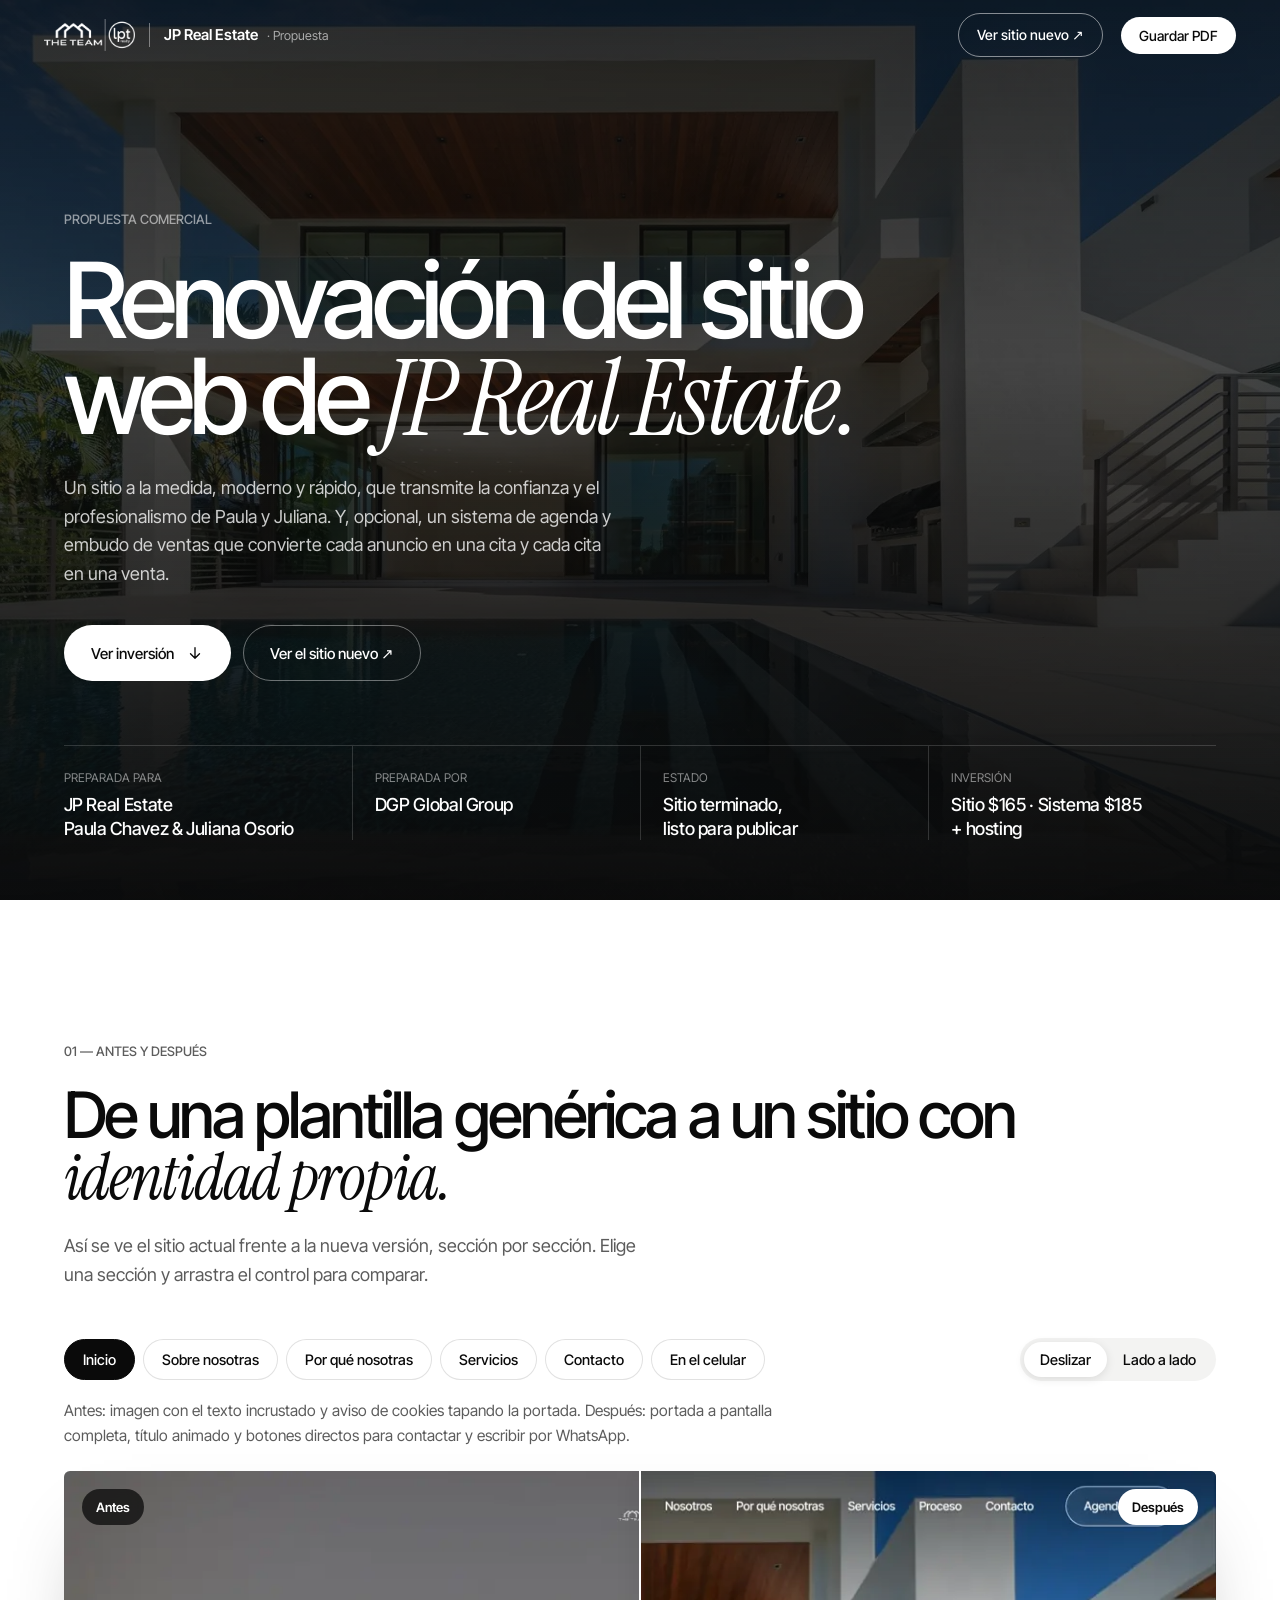
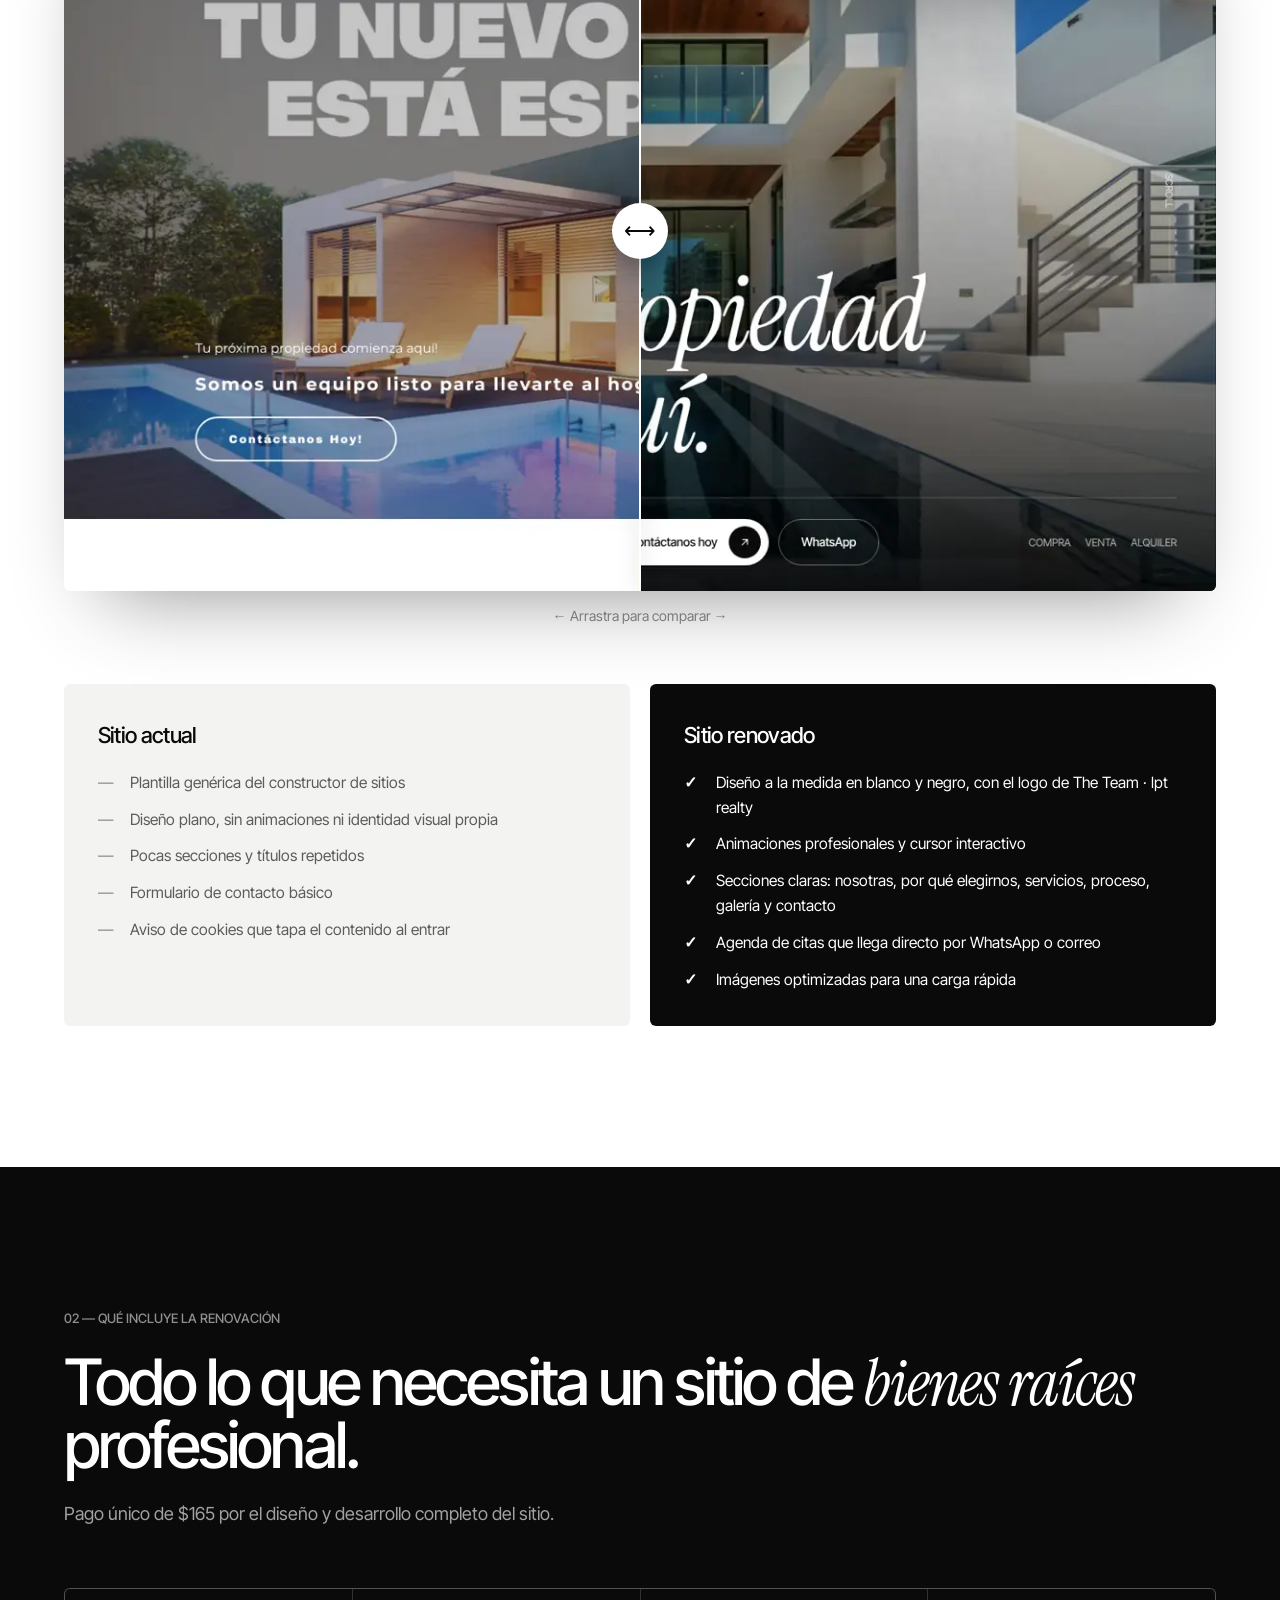
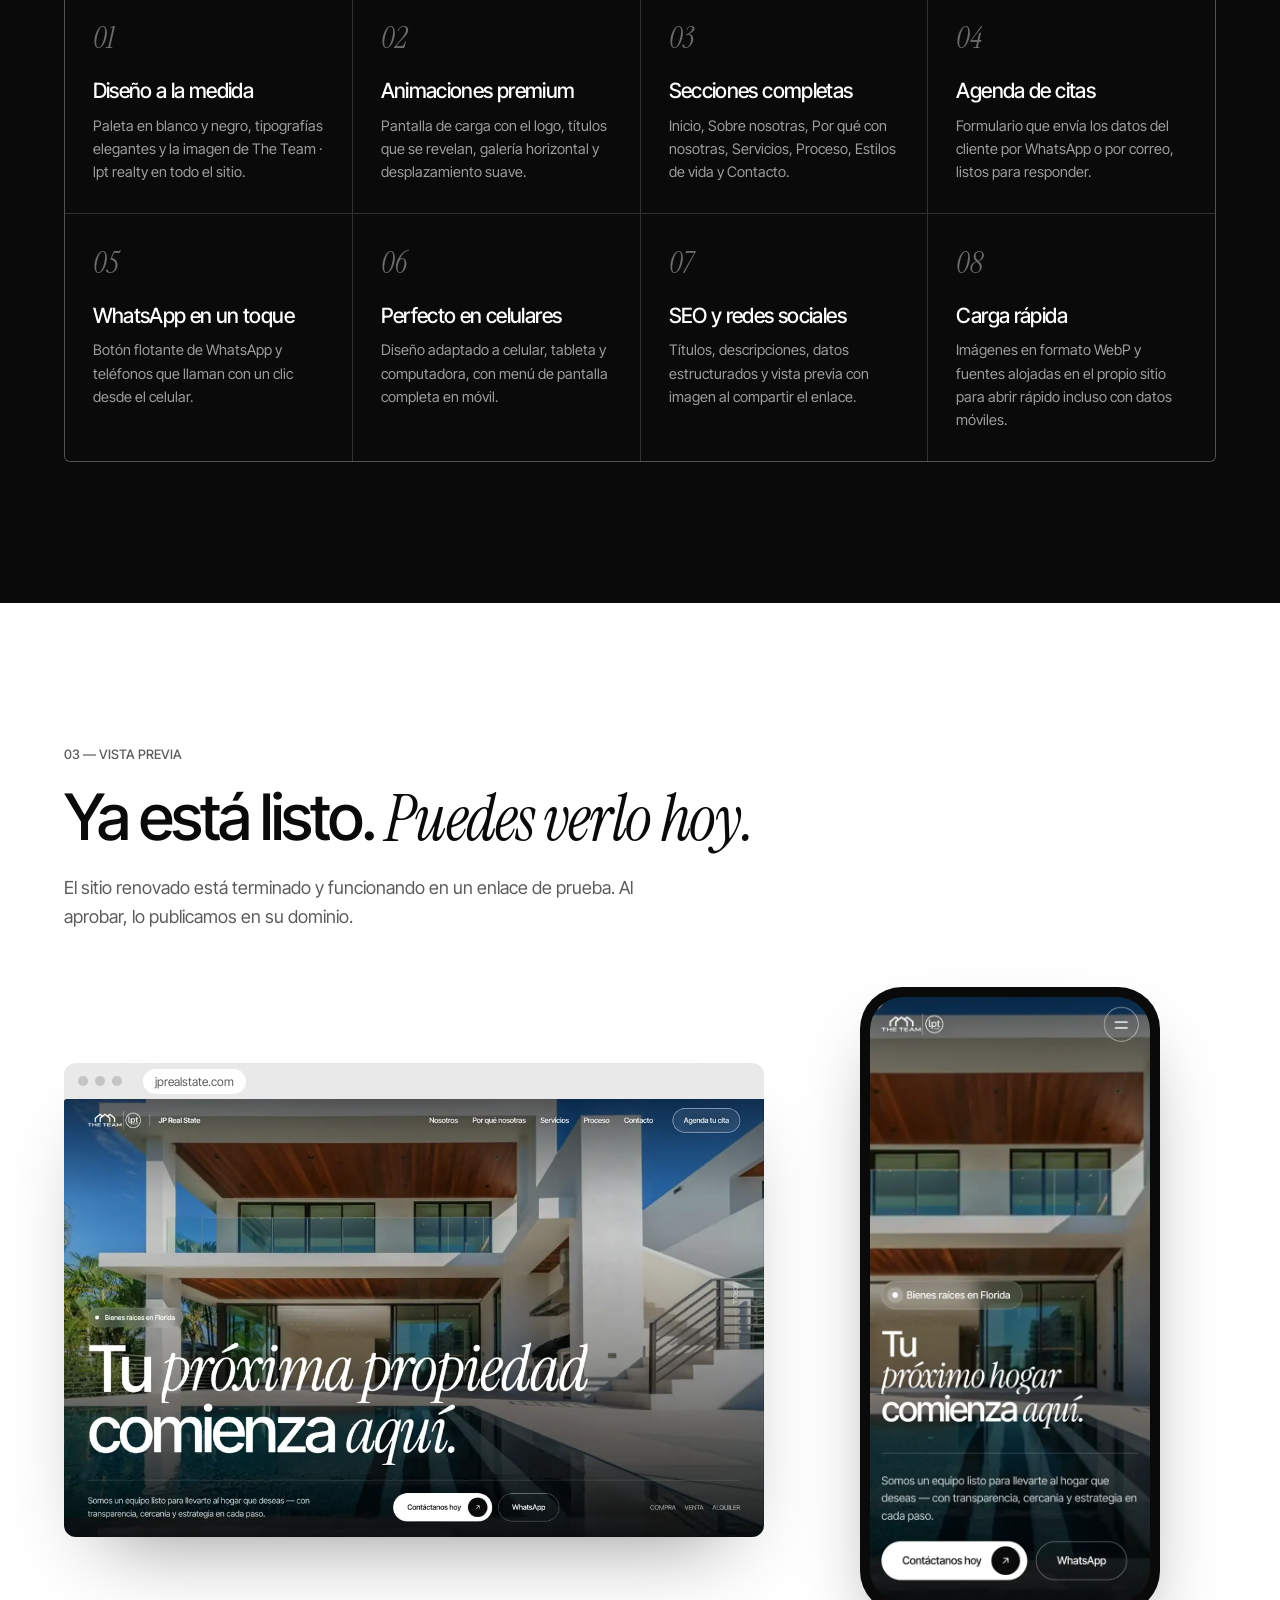
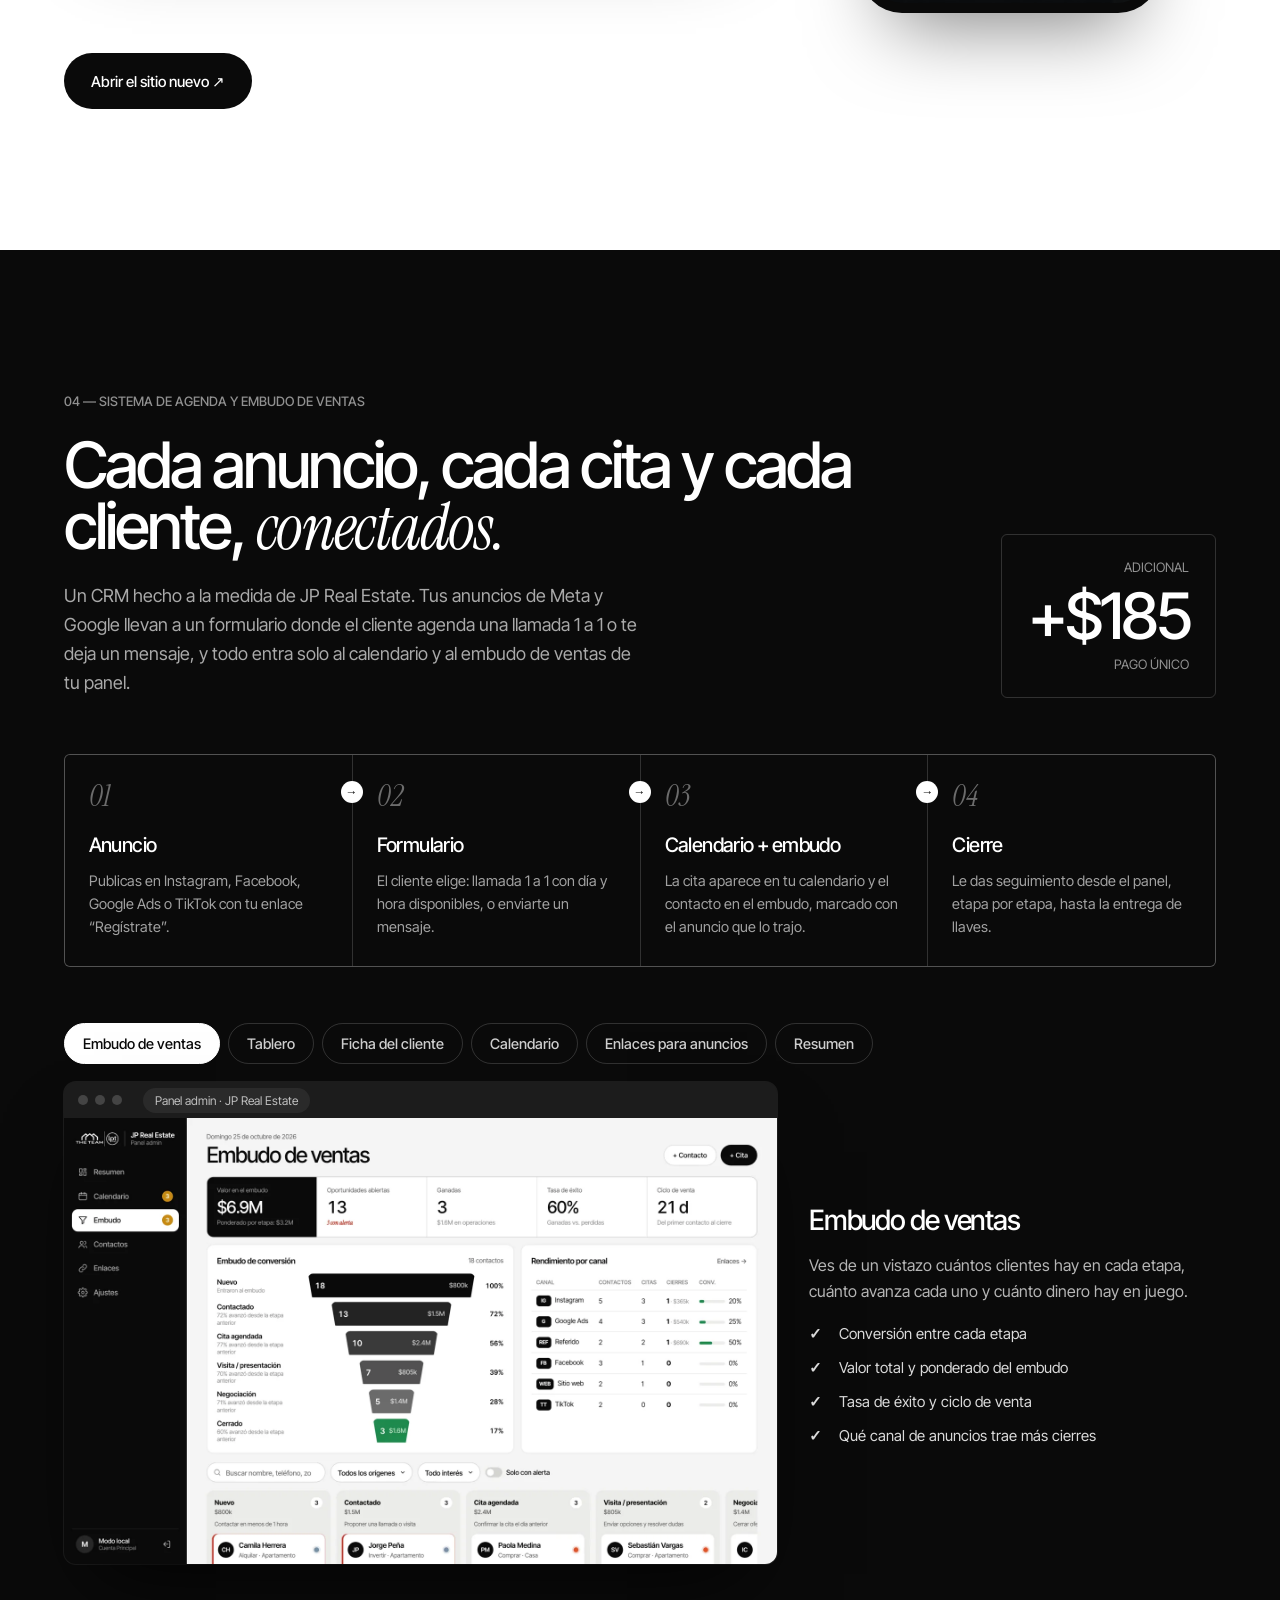
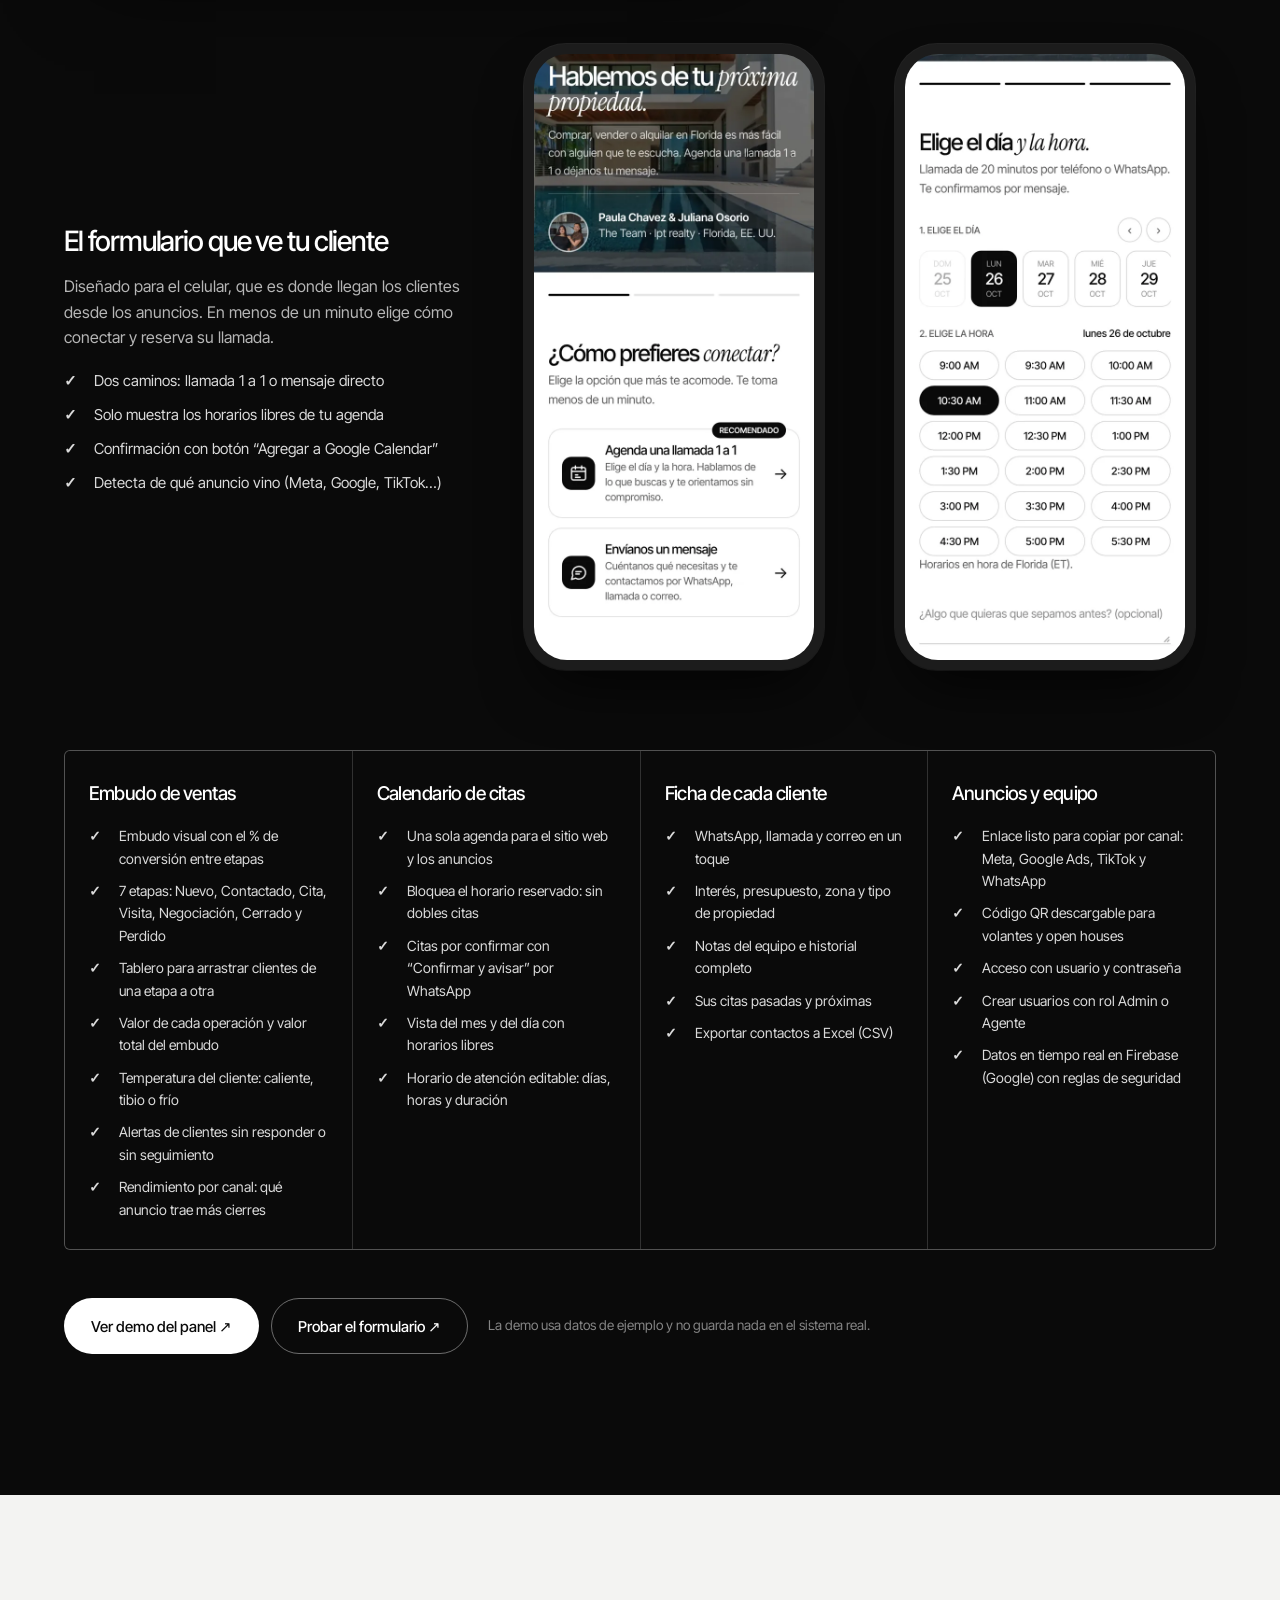
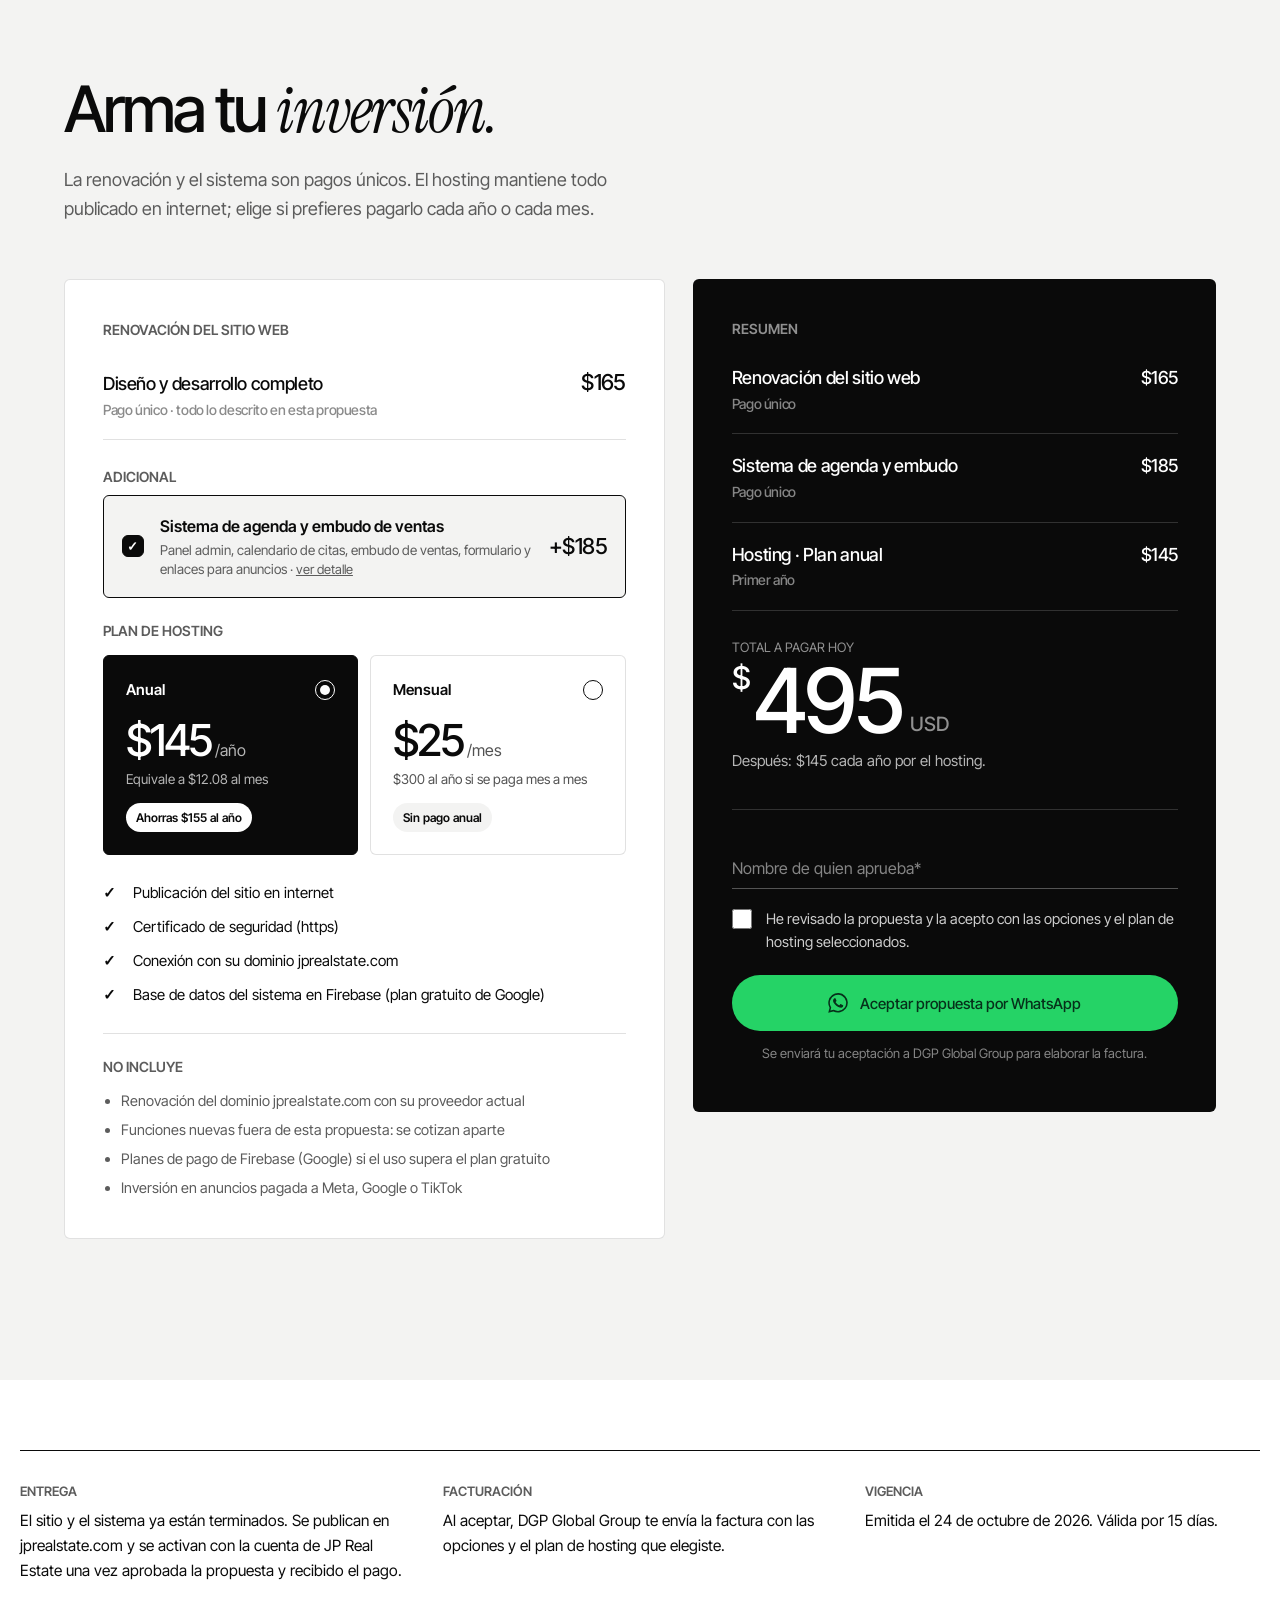
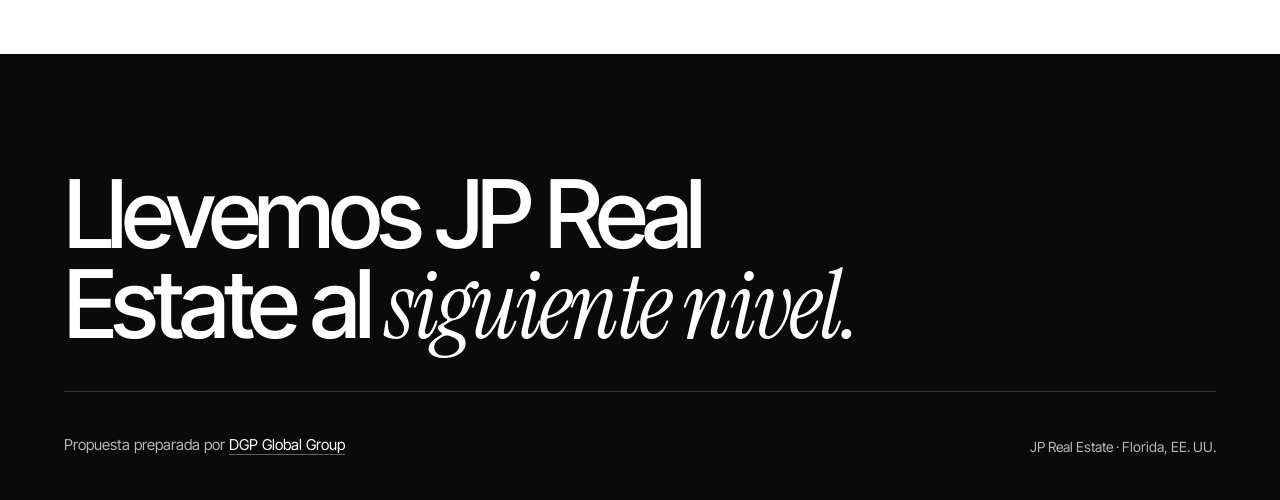
<file: propuesta/index.html>
<!DOCTYPE html>
<html lang="es">
<head>
  <meta charset="utf-8" />
  <meta name="viewport" content="width=device-width, initial-scale=1" />
  <title>Propuesta: Renovación del sitio web | JP Real Estate</title>
  <meta name="description" content="Propuesta comercial de DGP Global Group para la renovación del sitio web de JP Real Estate." />
  <meta name="robots" content="noindex, nofollow" />
  <meta name="theme-color" content="#0a0a0a" />

  <meta property="og:type" content="website" />
  <meta property="og:title" content="Propuesta: Renovación del sitio web de JP Real Estate" />
  <meta property="og:description" content="Preparada por DGP Global Group. Renovación del sitio web + hosting." />
  <meta property="og:url" content="https://jprealstate.com/propuesta/" />
  <meta property="og:image" content="https://jprealstate.com/assets/og-image.jpg" />
  <meta property="og:image:width" content="1200" />
  <meta property="og:image:height" content="630" />
  <meta name="twitter:card" content="summary_large_image" />
  <meta name="twitter:title" content="Propuesta: Renovación del sitio web de JP Real Estate" />
  <meta name="twitter:description" content="Preparada por DGP Global Group. Renovación del sitio web + hosting." />
  <meta name="twitter:image" content="https://jprealstate.com/assets/og-image.jpg" />

  <link rel="icon" type="image/png" href="../assets/icon.png" />
  <link rel="preload" as="font" type="font/woff2" href="../assets/fonts/inter-tight-latin.woff2" crossorigin />
  <link rel="preload" as="font" type="font/woff2" href="../assets/fonts/instrument-serif-italic-latin.woff2" crossorigin />
  <style>
    @font-face { font-family: "Inter Tight"; font-style: normal; font-weight: 300 700; font-display: swap; src: url("../assets/fonts/inter-tight-latin.woff2") format("woff2"); }
    @font-face { font-family: "Instrument Serif"; font-style: italic; font-weight: 400; font-display: swap; src: url("../assets/fonts/instrument-serif-italic-latin.woff2") format("woff2"); }

    :root {
      --black: #0a0a0a; --white: #fff; --paper: #f3f3f2; --grey: #8b8b8b; --grey-d: #5c5c5c;
      --line: rgba(10,10,10,.12); --line-l: rgba(255,255,255,.16);
      --sans: "Inter Tight", "Helvetica Neue", Arial, sans-serif;
      --serif: "Instrument Serif", "Times New Roman", serif;
      --ease: cubic-bezier(.22,1,.36,1); --ease-io: cubic-bezier(.76,0,.24,1);
      --gutter: clamp(16px, 3.4vw, 56px); --radius: 6px;
    }
    *, *::before, *::after { box-sizing: border-box; }
    html { scroll-behavior: smooth; -webkit-text-size-adjust: 100%; overflow-x: clip; }
    body { margin: 0; font-family: var(--sans); font-size: 16px; line-height: 1.6; color: var(--black); background: var(--white); -webkit-font-smoothing: antialiased; }
    img { display: block; max-width: 100%; height: auto; }
    a { color: inherit; text-decoration: none; }
    em { font-family: var(--serif); font-style: italic; font-weight: 400; letter-spacing: -.01em; }
    .container { max-width: 1240px; margin: 0 auto; padding: 0 var(--gutter); }
    .label { margin: 0 0 22px; font-size: 13px; font-weight: 500; text-transform: uppercase; color: var(--grey-d); }
    .label--light { color: rgba(255,255,255,.55); }
    .h2 { font-weight: 500; font-size: clamp(38px, 5vw, 76px); line-height: .96; letter-spacing: -.045em; margin: 0 0 24px; }
    .h2 em { letter-spacing: -.02em; }
    .sub { color: var(--grey-d); font-size: 18px; max-width: 58ch; margin: 0; }
    section { padding: clamp(90px, 11vw, 160px) 0; }

    /* buttons */
    .btn { position: relative; display: inline-flex; align-items: center; justify-content: center; gap: 12px; height: 56px; padding: 0 26px; border-radius: 999px; border: 1px solid transparent; font: 500 15px/1 var(--sans); cursor: pointer; overflow: hidden; isolation: isolate; transition: color .5s var(--ease), border-color .5s, transform .4s var(--ease); }
    .btn::before { content: ""; position: absolute; left: 50%; top: 100%; width: 170%; aspect-ratio: 1; border-radius: 50%; background: var(--fill); transform: translate(-50%, 0) scale(0); z-index: -1; transition: transform .7s var(--ease-io); }
    .btn:hover::before, .btn:focus-visible::before { transform: translate(-50%, -50%) scale(1); }
    .btn svg { width: 18px; height: 18px; fill: none; stroke: currentColor; stroke-width: 1.8; stroke-linecap: round; stroke-linejoin: round; }
    .btn--light { background: var(--white); color: var(--black); --fill: #dcdcdc; }
    .btn--outline { color: var(--white); border-color: rgba(255,255,255,.4); --fill: var(--white); }
    .btn--outline:hover { color: var(--black); }
    .btn--dark { background: var(--black); color: var(--white); --fill: #2c2c2c; }
    .btn--wa { background: #25d366; color: #06301a; --fill: #1fb457; }
    .btn--wa svg { fill: currentColor; stroke: none; width: 20px; height: 20px; }
    .btn[disabled] { opacity: .45; cursor: not-allowed; }

    /* top bar */
    .bar { position: fixed; inset: 0 0 auto 0; z-index: 50; height: 70px; display: flex; align-items: center; gap: 18px; padding: 0 var(--gutter); color: var(--white); transition: background .4s, box-shadow .4s; }
    .bar.is-solid { background: rgba(10,10,10,.94); backdrop-filter: blur(12px); -webkit-backdrop-filter: blur(12px); box-shadow: 0 1px 0 rgba(255,255,255,.08); }
    .bar__brand { display: flex; align-items: center; gap: 14px; margin-right: auto; font-weight: 600; font-size: 15px; }
    .bar__brand img { height: 32px; width: auto; }
    .bar__brand span { padding-left: 14px; border-left: 1px solid rgba(255,255,255,.4); }
    .bar__brand small { font-weight: 400; color: rgba(255,255,255,.6); margin-left: 6px; }
    .bar a.bar__link { font-size: 14px; font-weight: 500; padding: 10px 18px; border-radius: 999px; border: 1px solid rgba(255,255,255,.5); transition: background .3s, color .3s; }
    .bar a.bar__link:hover { background: var(--white); color: var(--black); }
    .bar button.bar__link { font: 500 14px var(--sans); padding: 10px 18px; border-radius: 999px; background: var(--white); color: var(--black); border: 0; cursor: pointer; }

    /* hero */
    .hero { position: relative; min-height: 100vh; min-height: 100svh; padding: 140px 0 60px; color: var(--white); background: var(--black); overflow: hidden; display: flex; align-items: flex-end; }
    .hero__bg { position: absolute; inset: 0; }
    .hero__bg img { width: 100%; height: 100%; object-fit: cover; opacity: .38; transform: scale(1.15); animation: heroIn 2.4s var(--ease) forwards; }
    @keyframes heroIn { to { transform: scale(1); } }
    .hero__bg::after { content: ""; position: absolute; inset: 0; background: linear-gradient(180deg, rgba(10,10,10,.6), rgba(10,10,10,.3) 40%, rgba(10,10,10,.95)); }
    .hero .container { position: relative; width: 100%; }
    .hero h1 { margin: 0 0 26px; font-weight: 500; font-size: clamp(46px, 8.2vw, 136px); line-height: .92; letter-spacing: -.055em; max-width: 13ch; }
    .hero h1 em { letter-spacing: -.03em; }
    .hero__lead { max-width: 560px; font-size: 18px; color: rgba(255,255,255,.78); margin: 0 0 36px; }
    .hero__actions { display: flex; flex-wrap: wrap; gap: 12px; margin-bottom: 64px; }
    .meta { display: grid; grid-template-columns: repeat(4, 1fr); border-top: 1px solid var(--line-l); }
    .meta div { padding: 22px 22px 0 0; }
    .meta div + div { padding-left: 22px; border-left: 1px solid var(--line-l); }
    .meta small { display: block; font-size: 12px; text-transform: uppercase; color: rgba(255,255,255,.5); margin-bottom: 6px; }
    .meta strong { font-weight: 500; font-size: 18px; letter-spacing: -.02em; line-height: 1.3; display: block; }
    .hero [data-in] { opacity: 0; transform: translateY(40px); animation: rise 1.2s var(--ease) forwards; animation-delay: var(--d, 0s); }
    @keyframes rise { to { opacity: 1; transform: none; } }

    /* reveal */
    .js .rv { opacity: 0; transform: translateY(46px); transition: opacity 1.1s var(--ease), transform 1.1s var(--ease); transition-delay: var(--d, 0s); }
    .js .rv.is-in { opacity: 1; transform: none; }

    /* before / after */
    .ba { position: relative; margin-top: 0; border-radius: var(--radius); overflow: hidden; aspect-ratio: 16 / 10; background: var(--paper); box-shadow: 0 40px 80px -40px rgba(0,0,0,.45); user-select: none; touch-action: pan-y; }
    .ba img { position: absolute; inset: 0; width: 100%; height: 100%; object-fit: cover; object-position: top; pointer-events: none; }
    .ba__after { clip-path: inset(0 0 0 var(--pos, 50%)); }
    .ba__handle { position: absolute; top: 0; bottom: 0; left: var(--pos, 50%); width: 2px; background: var(--white); transform: translateX(-1px); pointer-events: none; box-shadow: 0 0 20px rgba(0,0,0,.4); }
    .ba__handle::after { content: "⟷"; position: absolute; top: 50%; left: 50%; width: 56px; height: 56px; border-radius: 50%; background: var(--white); color: var(--black); display: grid; place-items: center; font-size: 22px; transform: translate(-50%, -50%); box-shadow: 0 10px 30px rgba(0,0,0,.35); }
    .ba__tag { position: absolute; top: 18px; padding: 8px 14px; border-radius: 999px; font-size: 13px; font-weight: 600; background: rgba(10,10,10,.75); color: var(--white); backdrop-filter: blur(8px); -webkit-backdrop-filter: blur(8px); pointer-events: none; }
    .ba__tag--l { left: 18px; } .ba__tag--r { right: 18px; background: var(--white); color: var(--black); }
    .ba input { position: absolute; inset: 0; width: 100%; height: 100%; opacity: 0; cursor: ew-resize; margin: 0; }
    .ba input:focus-visible + .ba__handle::after { outline: 3px solid var(--black); outline-offset: 3px; }
    .ba__hint { text-align: center; color: var(--grey); font-size: 14px; margin: 14px 0 0; }

    .compare { display: grid; grid-template-columns: 1fr 1fr; gap: 20px; margin-top: 56px; }
    .compare__col { padding: 34px; border-radius: var(--radius); }
    .compare__col--old { background: var(--paper); }
    .compare__col--new { background: var(--black); color: var(--white); }
    .compare h3 { margin: 0 0 18px; font-size: 22px; font-weight: 500; letter-spacing: -.03em; }
    .compare ul { list-style: none; margin: 0; padding: 0; display: grid; gap: 12px; }
    .compare li { display: grid; grid-template-columns: 22px 1fr; gap: 10px; font-size: 15.5px; }
    .compare__col--old li { color: var(--grey-d); }
    .compare__col--old li::before { content: "—"; color: var(--grey); }
    .compare__col--new li::before { content: "✓"; font-weight: 700; }

    /* section-by-section comparison */
    .cmp { margin-top: 48px; }
    .cmp__bar { display: flex; flex-wrap: wrap; justify-content: space-between; align-items: center; gap: 16px; margin-bottom: 18px; }
    .tabs { display: flex; flex-wrap: wrap; gap: 8px; }
    .tab, .mode__btn { font: 500 14.5px var(--sans); padding: 11px 18px; border-radius: 999px; border: 1px solid var(--line); background: var(--white); color: var(--black); cursor: pointer; transition: background .3s, color .3s, border-color .3s, box-shadow .3s; }
    .tab:hover, .mode__btn:hover { border-color: var(--black); }
    .tab.is-active { background: var(--black); color: var(--white); border-color: var(--black); }
    .mode { display: inline-flex; padding: 4px; border-radius: 999px; background: var(--paper); }
    .mode__btn { border: 0; background: transparent; padding: 9px 16px; }
    .mode__btn.is-active { background: var(--white); box-shadow: 0 2px 10px rgba(0,0,0,.1); }
    .mode__btn[disabled] { opacity: .35; cursor: not-allowed; }
    .cmp__note { margin: 0 0 22px; color: var(--grey-d); font-size: 15.5px; max-width: 80ch; min-height: 3.2em; }
    .stage .duo, .stage .ba, .stage .phones { display: none; }
    .stage[data-mode="slide"] .ba { display: block; }
    .stage[data-mode="duo"] .duo, .stage[data-mode="movil"] .phones { display: grid; }
    .duo { grid-template-columns: 1fr 1fr; gap: 20px; }
    .shot { margin: 0; }
    .shot figcaption { display: flex; align-items: center; gap: 10px; font-size: 14px; font-weight: 500; margin-bottom: 10px; }
    .pill { font-size: 12px; font-weight: 600; text-transform: uppercase; padding: 5px 11px; border-radius: 999px; background: var(--paper); color: var(--grey-d); }
    .pill--new { background: var(--black); color: var(--white); }
    .shot__frame { border-radius: var(--radius); overflow: hidden; border: 1px solid var(--line); box-shadow: 0 30px 60px -35px rgba(0,0,0,.45); background: var(--paper); }
    .stage img[data-before], .stage img[data-after] { transition: opacity .3s ease; }
    .stage.is-swapping img[data-before], .stage.is-swapping img[data-after] { opacity: 0; }
    .phones { grid-template-columns: 1fr 1fr; gap: 28px; max-width: 700px; margin: 0 auto; }
    .phones .phone { width: 100%; max-width: 300px; }
    .phones figcaption { justify-content: center; }

    /* includes */
    .inc { background: var(--black); color: var(--white); }
    .inc .sub { color: rgba(255,255,255,.62); }
    .inc__grid { display: grid; grid-template-columns: repeat(4, 1fr); gap: 1px; margin-top: 60px; background: var(--line-l); border: 1px solid var(--line-l); border-radius: var(--radius); overflow: hidden; }
    .inc__item { background: var(--black); padding: 34px 28px 30px; position: relative; transition: background .5s var(--ease); }
    .inc__item:hover { background: #151515; }
    .inc__item b { display: block; font-family: var(--serif); font-style: italic; font-weight: 400; font-size: 30px; color: rgba(255,255,255,.4); line-height: 1; margin-bottom: 26px; transition: color .4s; }
    .inc__item:hover b { color: var(--white); }
    .inc__item h3 { margin: 0 0 10px; font-size: 21px; font-weight: 500; letter-spacing: -.03em; line-height: 1.15; }
    .inc__item p { margin: 0; color: rgba(255,255,255,.6); font-size: 14.5px; }

    /* preview */
    .pv__grid { display: grid; grid-template-columns: 1.7fr 1fr; gap: 40px; align-items: center; margin-top: 56px; }
    .browser { border-radius: 12px; overflow: hidden; background: #e9e9e9; box-shadow: 0 40px 80px -40px rgba(0,0,0,.45); }
    .browser__top { height: 36px; display: flex; align-items: center; gap: 7px; padding: 0 14px; }
    .browser__top i { width: 10px; height: 10px; border-radius: 50%; background: #c4c4c4; }
    .browser__top span { margin-left: 14px; font-size: 12px; color: var(--grey-d); background: var(--white); padding: 3px 12px; border-radius: 999px; }
    .phone { width: min(300px, 100%); margin: 0 auto; border-radius: 42px; padding: 10px; background: var(--black); box-shadow: 0 40px 80px -30px rgba(0,0,0,.5); }
    .phone img { border-radius: 33px; width: 100%; }
    .pv__links { display: flex; flex-wrap: wrap; gap: 12px; margin-top: 40px; }

    /* pricing */
    .price { background: var(--paper); }
    .price__grid { display: grid; grid-template-columns: 1.15fr 1fr; gap: 28px; margin-top: 56px; align-items: start; }
    .card { background: var(--white); border-radius: var(--radius); padding: clamp(24px, 3vw, 40px); border: 1px solid var(--line); }
    .card h3 { margin: 0 0 6px; font-size: 14px; font-weight: 600; text-transform: uppercase; color: var(--grey-d); }
    .line-item { display: flex; justify-content: space-between; align-items: baseline; gap: 20px; padding: 18px 0; border-bottom: 1px solid var(--line); }
    .line-item strong { font-size: 22px; font-weight: 500; letter-spacing: -.03em; }
    .line-item span small { display: block; color: var(--grey); font-size: 14px; }
    .line-item span { font-size: 18px; font-weight: 500; letter-spacing: -.02em; }
    .plans { display: grid; grid-template-columns: 1fr 1fr; gap: 12px; margin: 22px 0 10px; border: 0; padding: 0; }
    .plans legend { font-size: 14px; font-weight: 600; text-transform: uppercase; color: var(--grey-d); margin-bottom: 12px; padding: 0; }
    .plan { position: relative; cursor: pointer; }
    .plan input { position: absolute; opacity: 0; pointer-events: none; }
    .plan__box { display: block; height: 100%; padding: 22px; border-radius: var(--radius); border: 1.5px solid var(--line); background: var(--white); transition: border-color .3s, background .3s, color .3s, transform .4s var(--ease); }
    .plan:hover .plan__box { border-color: var(--black); }
    .plan input:checked + .plan__box { background: var(--black); color: var(--white); border-color: var(--black); }
    .plan input:focus-visible + .plan__box { outline: 3px solid var(--black); outline-offset: 3px; }
    .plan__name { display: flex; justify-content: space-between; align-items: center; gap: 8px; font-size: 15px; font-weight: 600; }
    .plan__radio { width: 20px; height: 20px; border-radius: 50%; border: 1.5px solid currentColor; display: grid; place-items: center; flex: none; }
    .plan input:checked + .plan__box .plan__radio::after { content: ""; width: 10px; height: 10px; border-radius: 50%; background: currentColor; }
    .plan__price { display: block; margin: 16px 0 4px; font-size: 44px; font-weight: 500; letter-spacing: -.05em; line-height: 1; }
    .plan__price small { font-size: 16px; letter-spacing: 0; font-weight: 400; opacity: .7; }
    .plan__note { font-size: 13.5px; opacity: .7; }
    .plan__badge { display: inline-block; margin-top: 12px; font-size: 12px; font-weight: 600; padding: 5px 10px; border-radius: 999px; background: var(--paper); color: var(--black); }
    .plan input:checked + .plan__box .plan__badge { background: var(--white); }
    .incl { list-style: none; margin: 26px 0 0; padding: 0; display: grid; gap: 10px; }
    .incl li { display: grid; grid-template-columns: 22px 1fr; gap: 8px; font-size: 15px; }
    .incl li::before { content: "✓"; font-weight: 700; }
    .notinc { margin-top: 26px; padding-top: 22px; border-top: 1px solid var(--line); }
    .notinc h4 { margin: 0 0 10px; font-size: 14px; text-transform: uppercase; color: var(--grey-d); font-weight: 600; }
    .notinc ul { margin: 0; padding-left: 18px; color: var(--grey-d); font-size: 14.5px; display: grid; gap: 6px; }

    .summary { position: sticky; top: 96px; background: var(--black); color: var(--white); border: 0; }
    .summary h3 { color: rgba(255,255,255,.55); }
    .summary .line-item { border-color: var(--line-l); }
    .summary .line-item span small { color: rgba(255,255,255,.5); }
    .total { padding: 26px 0 8px; }
    .total small { display: block; font-size: 13px; text-transform: uppercase; color: rgba(255,255,255,.55); }
    .total__num { display: flex; align-items: flex-start; font-size: clamp(64px, 7vw, 104px); font-weight: 500; letter-spacing: -.06em; line-height: .95; font-variant-numeric: tabular-nums; }
    .total__num sup { font-size: .35em; margin: .2em .08em 0 0; letter-spacing: 0; }
    .total__num span.usd { font-size: .22em; letter-spacing: 0; margin: auto 0 .45em .4em; color: rgba(255,255,255,.55); }
    .total__then { color: rgba(255,255,255,.7); font-size: 15px; margin: 6px 0 0; }

    /* accept */
    .accept { margin-top: 28px; padding-top: 24px; border-top: 1px solid var(--line-l); }
    .field { position: relative; margin-bottom: 18px; }
    .field input { width: 100%; border: 0; border-bottom: 1px solid rgba(255,255,255,.3); background: transparent; color: var(--white); font: 500 17px var(--sans); padding: 24px 0 10px; outline: none; border-radius: 0; }
    .field label { position: absolute; left: 0; top: 22px; color: rgba(255,255,255,.5); pointer-events: none; transform-origin: left; transition: transform .4s var(--ease), color .3s; }
    .field input:focus + label, .field input:not(:placeholder-shown) + label { transform: translateY(-20px) scale(.78); color: var(--white); }
    .field::after { content: ""; position: absolute; left: 0; right: 0; bottom: 0; height: 1.5px; background: var(--white); transform: scaleX(0); transform-origin: left; transition: transform .6s var(--ease); }
    .field:focus-within::after { transform: scaleX(1); }
    .field.has-error input { border-color: #ff6b5b; }
    .check { display: grid; grid-template-columns: 22px 1fr; gap: 12px; align-items: start; font-size: 14.5px; color: rgba(255,255,255,.8); cursor: pointer; margin: 6px 0 22px; }
    .check input { width: 20px; height: 20px; accent-color: var(--white); margin: 2px 0 0; cursor: pointer; }
    .accept .btn { width: 100%; }
    .accept__note { font-size: 13px; color: rgba(255,255,255,.5); text-align: center; margin: 12px 0 0; }
    .accept__ok { text-align: center; font-weight: 600; font-size: 14px; margin-top: 10px; }

    /* terms + footer */
    .terms { padding: 70px 0; }
    .terms__grid { display: grid; grid-template-columns: repeat(3, 1fr); gap: 28px; border-top: 1px solid var(--black); padding-top: 30px; }
    .terms h4 { margin: 0 0 8px; font-size: 13px; text-transform: uppercase; color: var(--grey-d); font-weight: 600; }
    .terms p { margin: 0; font-size: 15.5px; }
    .foot { background: var(--black); color: rgba(255,255,255,.7); padding: clamp(70px, 9vw, 120px) 0 28px; }
    .foot__big { font-size: clamp(44px, 7.4vw, 120px); font-weight: 500; letter-spacing: -.055em; line-height: .95; color: var(--white); margin: 0 0 40px; max-width: 14ch; }
    .foot__big em { letter-spacing: -.03em; }
    .foot__row { display: flex; flex-wrap: wrap; justify-content: space-between; align-items: flex-end; gap: 24px; padding-top: 26px; border-top: 1px solid var(--line-l); font-size: 14px; }
    .foot__by { font-size: 15px; }
    .foot__by a { color: var(--white); border-bottom: 1px solid rgba(255,255,255,.35); }
    .foot__by a:hover { border-color: var(--white); }

    /* mobile sticky total */
    .mbar { position: fixed; left: 12px; right: 12px; bottom: 12px; z-index: 40; display: none; align-items: center; justify-content: space-between; gap: 12px; padding: 10px 10px 10px 20px; border-radius: 999px; background: var(--black); color: var(--white); box-shadow: 0 20px 40px -10px rgba(0,0,0,.5); transform: translateY(150%); transition: transform .5s var(--ease); }
    .mbar.is-visible { transform: none; }
    .mbar small { display: block; font-size: 11px; text-transform: uppercase; color: rgba(255,255,255,.55); line-height: 1.2; }
    .mbar strong { font-size: 22px; font-weight: 500; letter-spacing: -.03em; }
    .mbar a { background: var(--white); color: var(--black); font-weight: 600; font-size: 14px; padding: 12px 18px; border-radius: 999px; white-space: nowrap; }

    /* CRM section */
    .crm { background: var(--black); color: var(--white); }
    .crm .sub { color: rgba(255,255,255,.65); }
    .crm__head { display: grid; grid-template-columns: 1fr auto; gap: 40px; align-items: end; }
    .crm__price { text-align: right; padding: 22px 26px; border-radius: var(--radius); border: 1px solid var(--line-l); }
    .crm__price small, .crm__price span { display: block; font-size: 13px; color: rgba(255,255,255,.55); text-transform: uppercase; }
    .crm__price strong { display: block; font-size: clamp(48px, 5vw, 72px); font-weight: 500; letter-spacing: -.05em; line-height: 1; margin: 6px 0; }
    .flow { list-style: none; margin: 56px 0 0; padding: 0; display: grid; grid-template-columns: repeat(4, 1fr); gap: 1px; background: var(--line-l); border: 1px solid var(--line-l); border-radius: var(--radius); overflow: hidden; counter-reset: f; }
    .flow li { position: relative; background: var(--black); padding: 26px 24px 28px; }
    .flow li:not(:last-child)::after { content: "→"; position: absolute; right: -11px; top: 26px; z-index: 1; width: 22px; height: 22px; border-radius: 50%; background: var(--white); color: var(--black); display: grid; place-items: center; font-size: 12px; }
    .flow b { display: block; font-family: var(--serif); font-style: italic; font-weight: 400; font-size: 30px; color: rgba(255,255,255,.4); line-height: 1; margin-bottom: 18px; }
    .flow h3 { margin: 0 0 8px; font-size: 20px; font-weight: 500; letter-spacing: -.03em; }
    .flow p { margin: 0; font-size: 14.5px; color: rgba(255,255,255,.62); }
    .show { margin-top: 56px; }
    .show__tabs { display: flex; flex-wrap: wrap; gap: 8px; margin-bottom: 18px; }
    .show__tab { font: 500 14.5px var(--sans); padding: 11px 18px; border-radius: 999px; border: 1px solid var(--line-l); background: transparent; color: rgba(255,255,255,.8); cursor: pointer; transition: background .3s, color .3s, border-color .3s; }
    .show__tab:hover { border-color: var(--white); color: var(--white); }
    .show__tab.is-active { background: var(--white); color: var(--black); border-color: var(--white); }
    .show__stage { display: grid; grid-template-columns: 1.75fr 1fr; gap: 32px; align-items: center; }
    .show__frame { border-radius: 12px; overflow: hidden; background: #1c1c1c; box-shadow: 0 40px 80px -30px rgba(0,0,0,.8), 0 0 0 1px rgba(255,255,255,.08); }
    .show__frame .browser__top { background: #1c1c1c; }
    .show__frame .browser__top i { background: #444; }
    .show__frame .browser__top span { background: #2a2a2a; color: rgba(255,255,255,.7); }
    .show__frame img { transition: opacity .3s ease; }
    .show__frame.is-swapping img { opacity: 0; }
    .show__info h3 { margin: 0 0 10px; font-size: 28px; font-weight: 500; letter-spacing: -.04em; }
    .show__info p { margin: 0 0 18px; color: rgba(255,255,255,.7); }
    .ticks { list-style: none; margin: 0; padding: 0; display: grid; gap: 10px; }
    .ticks li { display: grid; grid-template-columns: 20px 1fr; gap: 10px; font-size: 15px; }
    .ticks li::before { content: "✓"; font-weight: 700; }
    .crm .ticks li { color: rgba(255,255,255,.85); }
    .crm__phones { display: grid; grid-template-columns: 1.2fr 1fr 1fr; gap: 28px; align-items: center; margin-top: 80px; }
    .crm__phones-text h3 { margin: 0 0 10px; font-size: 28px; font-weight: 500; letter-spacing: -.04em; }
    .crm__phones-text p { margin: 0 0 18px; color: rgba(255,255,255,.7); }
    .crm .phone { background: #1c1c1c; box-shadow: 0 30px 60px -20px rgba(0,0,0,.8), 0 0 0 1px rgba(255,255,255,.1); }
    .feat { display: grid; grid-template-columns: repeat(4, 1fr); gap: 1px; margin-top: 80px; background: var(--line-l); border: 1px solid var(--line-l); border-radius: var(--radius); overflow: hidden; }
    .feat__col { background: var(--black); padding: 28px 24px; }
    .feat__col h3 { margin: 0 0 16px; font-size: 19px; font-weight: 500; letter-spacing: -.03em; }
    .feat .ticks li { font-size: 14px; }
    .crm__cta { display: flex; flex-wrap: wrap; align-items: center; gap: 12px; margin-top: 48px; }
    .crm__cta p { margin: 0 0 0 8px; font-size: 13.5px; color: rgba(255,255,255,.5); }

    /* add-on */
    .addon { display: block; cursor: pointer; margin: 4px 0 10px; }
    .addon input { position: absolute; opacity: 0; pointer-events: none; }
    .addon__box { display: grid; grid-template-columns: 24px 1fr auto; gap: 14px; align-items: center; padding: 18px; border-radius: var(--radius); border: 1.5px solid var(--line); transition: border-color .3s, background .3s; }
    .addon:hover .addon__box { border-color: var(--black); }
    .addon__check { width: 22px; height: 22px; border-radius: 6px; border: 1.5px solid var(--black); display: grid; place-items: center; transition: background .2s; }
    .addon input:checked + .addon__box { border-color: var(--black); background: var(--paper); }
    .addon input:checked + .addon__box .addon__check { background: var(--black); }
    .addon input:checked + .addon__box .addon__check::after { content: "✓"; color: var(--white); font-size: 13px; font-weight: 700; }
    .addon input:focus-visible + .addon__box { outline: 3px solid var(--black); outline-offset: 3px; }
    .addon b { display: block; font-size: 16px; font-weight: 600; }
    .addon small { display: block; color: var(--grey-d); font-size: 13.5px; line-height: 1.4; margin-top: 2px; }
    .addon strong { font-size: 22px; font-weight: 500; letter-spacing: -.03em; white-space: nowrap; }
    .addon a { font-size: 13px; text-decoration: underline; }
    .price h3.mt { margin-top: 26px; }
    @media (max-width: 1000px) {
      .crm__head, .show__stage { grid-template-columns: 1fr; }
      .crm__price { text-align: left; }
      .flow, .feat { grid-template-columns: 1fr 1fr; }
      .flow li:nth-child(2)::after { display: none; }
      .crm__phones { grid-template-columns: 1fr 1fr; }
      .crm__phones-text { grid-column: 1 / -1; }
    }
    @media (max-width: 680px) {
      .flow, .feat { grid-template-columns: 1fr; }
      .flow li:not(:last-child)::after { display: none; }
      .crm__phones { gap: 14px; }
      .show__tabs { flex-wrap: nowrap; overflow-x: auto; margin: 0 calc(var(--gutter) * -1) 18px; padding: 0 var(--gutter) 4px; scrollbar-width: none; }
      .show__tab { white-space: nowrap; }
    }

    @media (max-width: 1000px) {
      .meta { grid-template-columns: 1fr 1fr; }
      .meta div:nth-child(3) { border-left: 0; padding-left: 0; }
      .inc__grid { grid-template-columns: 1fr 1fr; }
      .pv__grid, .price__grid { grid-template-columns: 1fr; }
      .summary { position: static; }
      .terms__grid { grid-template-columns: 1fr; }
    }
    @media (max-width: 680px) {
      .bar__brand span, .bar a.bar__link { display: none; }
      .compare { grid-template-columns: 1fr; }
      .duo { grid-template-columns: 1fr; gap: 26px; }
      .phones { gap: 14px; }
      .tabs { flex-wrap: nowrap; overflow-x: auto; margin: 0 calc(var(--gutter) * -1); padding: 0 var(--gutter) 4px; scrollbar-width: none; }
      .tab { white-space: nowrap; }
      .inc__grid { grid-template-columns: 1fr; }
      .plans { grid-template-columns: 1fr; }
      .ba__handle::after { width: 46px; height: 46px; }
      .mbar { display: flex; }
      .meta strong { font-size: 16px; }
    }
    @media (prefers-reduced-motion: reduce) {
      *, *::before, *::after { animation-duration: .001ms !important; transition-duration: .001ms !important; }
      .js .rv { opacity: 1; transform: none; }
    }
    @media print {
      .bar, .mbar, .hero__actions, .pv__links, .accept, .ba__hint, .ba input { display: none !important; }
      .hero { min-height: auto; padding: 40px 0; }
      .js .rv { opacity: 1 !important; transform: none !important; }
      section { padding: 40px 0; break-inside: avoid; }
      .summary { position: static; }
    }
  </style>
  <script>document.documentElement.classList.add("js");</script>
</head>
<body>

  <header class="bar">
    <a href="../" class="bar__brand" aria-label="Ir al sitio de JP Real Estate">
      <img src="../assets/logo-light.webp" alt="The Team · lpt realty" width="92" height="32" />
      <span>JP Real Estate <small>· Propuesta</small></span>
    </a>
    <a href="../" class="bar__link" target="_blank" rel="noopener">Ver sitio nuevo ↗</a>
    <button type="button" class="bar__link" onclick="window.print()">Guardar PDF</button>
  </header>

  <!-- ============ HERO ============ -->
  <section class="hero">
    <div class="hero__bg"><img src="../assets/hero-villa-1600.webp" alt="" /></div>
    <div class="container">
      <p class="label label--light" data-in style="--d:.1s">Propuesta comercial</p>
      <h1 data-in style="--d:.2s">Renovación del sitio web de <em>JP Real Estate.</em></h1>
      <p class="hero__lead" data-in style="--d:.35s">Un sitio a la medida, moderno y rápido, que transmite la confianza y el profesionalismo de Paula y Juliana. Y, opcional, un sistema de agenda y embudo de ventas que convierte cada anuncio en una cita y cada cita en una venta.</p>
      <div class="hero__actions" data-in style="--d:.45s">
        <a href="#inversion" class="btn btn--light">Ver inversión <svg viewBox="0 0 24 24" aria-hidden="true"><path d="M12 5v14M6 13l6 6 6-6"/></svg></a>
        <a href="../" class="btn btn--outline" target="_blank" rel="noopener">Ver el sitio nuevo ↗</a>
      </div>
      <div class="meta" data-in style="--d:.55s">
        <div><small>Preparada para</small><strong>JP Real Estate<br />Paula Chavez &amp; Juliana Osorio</strong></div>
        <div><small>Preparada por</small><strong>DGP Global Group</strong></div>
        <div><small>Estado</small><strong>Sitio terminado,<br />listo para publicar</strong></div>
        <div><small>Inversión</small><strong>Sitio $165 · Sistema $185<br />+ hosting</strong></div>
      </div>
    </div>
  </section>

  <!-- ============ 01 BEFORE / AFTER ============ -->
  <section id="antes-despues">
    <div class="container">
      <p class="label rv">01 — Antes y después</p>
      <h2 class="h2 rv">De una plantilla genérica a un sitio con <em>identidad propia.</em></h2>
      <p class="sub rv">Así se ve el sitio actual frente a la nueva versión, sección por sección. Elige una sección y arrastra el control para comparar.</p>

      <div class="cmp rv">
        <div class="cmp__bar">
          <div class="tabs" role="tablist" aria-label="Secciones">
            <button type="button" role="tab" class="tab is-active" aria-selected="true" data-tab="inicio">Inicio</button>
            <button type="button" role="tab" class="tab" aria-selected="false" data-tab="nosotros">Sobre nosotras</button>
            <button type="button" role="tab" class="tab" aria-selected="false" data-tab="porque">Por qué nosotras</button>
            <button type="button" role="tab" class="tab" aria-selected="false" data-tab="servicios">Servicios</button>
            <button type="button" role="tab" class="tab" aria-selected="false" data-tab="contacto">Contacto</button>
            <button type="button" role="tab" class="tab" aria-selected="false" data-tab="movil">En el celular</button>
          </div>
          <div class="mode" role="group" aria-label="Modo de comparación">
            <button type="button" class="mode__btn is-active" data-mode="slide">Deslizar</button>
            <button type="button" class="mode__btn" data-mode="duo">Lado a lado</button>
          </div>
        </div>

        <p class="cmp__note" data-note>Antes: imagen con el texto incrustado y aviso de cookies tapando la portada. Después: portada a pantalla completa, título animado y botones directos para contactar y escribir por WhatsApp.</p>

        <div class="stage" data-mode="slide">
          <div class="ba" style="--pos:50%">
            <img data-before src="img/ba/inicio-antes.webp" alt="Sitio actual: Inicio" width="1200" height="750" />
            <img class="ba__after" data-after src="img/ba/inicio-despues.webp" alt="Sitio renovado: Inicio" width="1200" height="750" />
            <span class="ba__tag ba__tag--l">Antes</span>
            <span class="ba__tag ba__tag--r">Después</span>
            <input type="range" min="0" max="100" value="50" aria-label="Comparar antes y después" />
            <span class="ba__handle" aria-hidden="true"></span>
          </div>

          <div class="duo">
            <figure class="shot">
              <figcaption><span class="pill">Antes</span> Sitio actual</figcaption>
              <div class="shot__frame"><img data-before src="img/ba/inicio-antes.webp" alt="Sitio actual: Inicio" width="1200" height="750" /></div>
            </figure>
            <figure class="shot">
              <figcaption><span class="pill pill--new">Después</span> Sitio renovado</figcaption>
              <div class="shot__frame"><img data-after src="img/ba/inicio-despues.webp" alt="Sitio renovado: Inicio" width="1200" height="750" /></div>
            </figure>
          </div>

          <div class="phones">
            <figure class="shot">
              <figcaption><span class="pill">Antes</span> Sitio actual</figcaption>
              <div class="phone"><img src="img/ba/movil-antes.webp" alt="Sitio actual en el celular" width="600" height="1298" loading="lazy" /></div>
            </figure>
            <figure class="shot">
              <figcaption><span class="pill pill--new">Después</span> Sitio renovado</figcaption>
              <div class="phone"><img src="img/ba/movil-despues.webp" alt="Sitio renovado en el celular" width="600" height="1298" loading="lazy" /></div>
            </figure>
          </div>
        </div>
        <p class="ba__hint" data-hint>← Arrastra para comparar →</p>
      </div>

      <div class="compare">
        <div class="compare__col compare__col--old rv">
          <h3>Sitio actual</h3>
          <ul>
            <li>Plantilla genérica del constructor de sitios</li>
            <li>Diseño plano, sin animaciones ni identidad visual propia</li>
            <li>Pocas secciones y títulos repetidos</li>
            <li>Formulario de contacto básico</li>
            <li>Aviso de cookies que tapa el contenido al entrar</li>
          </ul>
        </div>
        <div class="compare__col compare__col--new rv" style="--d:.1s">
          <h3>Sitio renovado</h3>
          <ul>
            <li>Diseño a la medida en blanco y negro, con el logo de The Team · lpt realty</li>
            <li>Animaciones profesionales y cursor interactivo</li>
            <li>Secciones claras: nosotras, por qué elegirnos, servicios, proceso, galería y contacto</li>
            <li>Agenda de citas que llega directo por WhatsApp o correo</li>
            <li>Imágenes optimizadas para una carga rápida</li>
          </ul>
        </div>
      </div>
    </div>
  </section>

  <!-- ============ 02 INCLUDES ============ -->
  <section class="inc">
    <div class="container">
      <p class="label label--light rv">02 — Qué incluye la renovación</p>
      <h2 class="h2 rv">Todo lo que necesita un sitio de <em>bienes raíces</em> profesional.</h2>
      <p class="sub rv">Pago único de $165 por el diseño y desarrollo completo del sitio.</p>

      <div class="inc__grid">
        <article class="inc__item rv"><b>01</b><h3>Diseño a la medida</h3><p>Paleta en blanco y negro, tipografías elegantes y la imagen de The Team · lpt realty en todo el sitio.</p></article>
        <article class="inc__item rv" style="--d:.05s"><b>02</b><h3>Animaciones premium</h3><p>Pantalla de carga con el logo, títulos que se revelan, galería horizontal y desplazamiento suave.</p></article>
        <article class="inc__item rv" style="--d:.1s"><b>03</b><h3>Secciones completas</h3><p>Inicio, Sobre nosotras, Por qué con nosotras, Servicios, Proceso, Estilos de vida y Contacto.</p></article>
        <article class="inc__item rv" style="--d:.15s"><b>04</b><h3>Agenda de citas</h3><p>Formulario que envía los datos del cliente por WhatsApp o por correo, listos para responder.</p></article>
        <article class="inc__item rv"><b>05</b><h3>WhatsApp en un toque</h3><p>Botón flotante de WhatsApp y teléfonos que llaman con un clic desde el celular.</p></article>
        <article class="inc__item rv" style="--d:.05s"><b>06</b><h3>Perfecto en celulares</h3><p>Diseño adaptado a celular, tableta y computadora, con menú de pantalla completa en móvil.</p></article>
        <article class="inc__item rv" style="--d:.1s"><b>07</b><h3>SEO y redes sociales</h3><p>Títulos, descripciones, datos estructurados y vista previa con imagen al compartir el enlace.</p></article>
        <article class="inc__item rv" style="--d:.15s"><b>08</b><h3>Carga rápida</h3><p>Imágenes en formato WebP y fuentes alojadas en el propio sitio para abrir rápido incluso con datos móviles.</p></article>
      </div>
    </div>
  </section>

  <!-- ============ 03 PREVIEW ============ -->
  <section>
    <div class="container">
      <p class="label rv">03 — Vista previa</p>
      <h2 class="h2 rv">Ya está listo. <em>Puedes verlo hoy.</em></h2>
      <p class="sub rv">El sitio renovado está terminado y funcionando en un enlace de prueba. Al aprobar, lo publicamos en su dominio.</p>
      <div class="pv__grid">
        <div class="browser rv">
          <div class="browser__top"><i></i><i></i><i></i><span>jprealstate.com</span></div>
          <img src="img/ba/inicio-despues.webp" alt="Sitio renovado en computadora" width="1200" height="750" loading="lazy" />
        </div>
        <div class="phone rv" style="--d:.15s"><img src="img/ba/movil-despues.webp" alt="Sitio renovado en celular" width="600" height="1298" loading="lazy" /></div>
      </div>
      <div class="pv__links rv">
        <a href="../" class="btn btn--dark" target="_blank" rel="noopener">Abrir el sitio nuevo ↗</a>
      </div>
    </div>
  </section>

  <!-- ============ 04 CRM ============ -->
  <section class="crm" id="sistema">
    <div class="container">
      <div class="crm__head">
        <div>
          <p class="label label--light rv">04 — Sistema de agenda y embudo de ventas</p>
          <h2 class="h2 rv">Cada anuncio, cada cita y cada cliente, <em>conectados.</em></h2>
          <p class="sub rv">Un CRM hecho a la medida de JP Real Estate. Tus anuncios de Meta y Google llevan a un formulario donde el cliente agenda una llamada 1 a 1 o te deja un mensaje, y todo entra solo al calendario y al embudo de ventas de tu panel.</p>
        </div>
        <div class="crm__price rv" style="--d:.1s"><small>Adicional</small><strong>+$185</strong><span>Pago único</span></div>
      </div>

      <ol class="flow">
        <li class="rv"><b>01</b><h3>Anuncio</h3><p>Publicas en Instagram, Facebook, Google Ads o TikTok con tu enlace “Regístrate”.</p></li>
        <li class="rv" style="--d:.08s"><b>02</b><h3>Formulario</h3><p>El cliente elige: llamada 1 a 1 con día y hora disponibles, o enviarte un mensaje.</p></li>
        <li class="rv" style="--d:.16s"><b>03</b><h3>Calendario + embudo</h3><p>La cita aparece en tu calendario y el contacto en el embudo, marcado con el anuncio que lo trajo.</p></li>
        <li class="rv" style="--d:.24s"><b>04</b><h3>Cierre</h3><p>Le das seguimiento desde el panel, etapa por etapa, hasta la entrega de llaves.</p></li>
      </ol>

      <div class="show rv">
        <div class="show__tabs" role="tablist" aria-label="Pantallas del sistema">
          <button type="button" role="tab" class="show__tab is-active" aria-selected="true" data-shot="embudo">Embudo de ventas</button>
          <button type="button" role="tab" class="show__tab" aria-selected="false" data-shot="kanban">Tablero</button>
          <button type="button" role="tab" class="show__tab" aria-selected="false" data-shot="ficha">Ficha del cliente</button>
          <button type="button" role="tab" class="show__tab" aria-selected="false" data-shot="calendario">Calendario</button>
          <button type="button" role="tab" class="show__tab" aria-selected="false" data-shot="enlaces">Enlaces para anuncios</button>
          <button type="button" role="tab" class="show__tab" aria-selected="false" data-shot="resumen">Resumen</button>
        </div>
        <div class="show__stage">
          <div class="show__frame">
            <div class="browser__top"><i></i><i></i><i></i><span>Panel admin · JP Real Estate</span></div>
            <img data-shot-img src="img/crm/embudo.webp" alt="Embudo de ventas del panel admin" width="1600" height="1000" loading="lazy" />
          </div>
          <div class="show__info">
            <h3 data-shot-title>Embudo de ventas</h3>
            <p data-shot-text>Ves de un vistazo cuántos clientes hay en cada etapa, cuánto avanza cada uno y cuánto dinero hay en juego.</p>
            <ul data-shot-list></ul>
          </div>
        </div>
      </div>

      <div class="crm__phones">
        <div class="crm__phones-text rv">
          <h3>El formulario que ve tu cliente</h3>
          <p>Diseñado para el celular, que es donde llegan los clientes desde los anuncios. En menos de un minuto elige cómo conectar y reserva su llamada.</p>
          <ul class="ticks">
            <li>Dos caminos: llamada 1 a 1 o mensaje directo</li>
            <li>Solo muestra los horarios libres de tu agenda</li>
            <li>Confirmación con botón “Agregar a Google Calendar”</li>
            <li>Detecta de qué anuncio vino (Meta, Google, TikTok…)</li>
          </ul>
        </div>
        <div class="phone rv" style="--d:.05s"><img src="img/crm/reg1.webp" alt="Formulario: ¿cómo prefieres conectar?" width="600" height="1298" loading="lazy" /></div>
        <div class="phone rv" style="--d:.12s"><img src="img/crm/reg2.webp" alt="Formulario: elige el día y la hora" width="600" height="1298" loading="lazy" /></div>
      </div>

      <div class="feat">
        <div class="feat__col rv">
          <h3>Embudo de ventas</h3>
          <ul class="ticks">
            <li>Embudo visual con el % de conversión entre etapas</li>
            <li>7 etapas: Nuevo, Contactado, Cita, Visita, Negociación, Cerrado y Perdido</li>
            <li>Tablero para arrastrar clientes de una etapa a otra</li>
            <li>Valor de cada operación y valor total del embudo</li>
            <li>Temperatura del cliente: caliente, tibio o frío</li>
            <li>Alertas de clientes sin responder o sin seguimiento</li>
            <li>Rendimiento por canal: qué anuncio trae más cierres</li>
          </ul>
        </div>
        <div class="feat__col rv" style="--d:.06s">
          <h3>Calendario de citas</h3>
          <ul class="ticks">
            <li>Una sola agenda para el sitio web y los anuncios</li>
            <li>Bloquea el horario reservado: sin dobles citas</li>
            <li>Citas por confirmar con “Confirmar y avisar” por WhatsApp</li>
            <li>Vista del mes y del día con horarios libres</li>
            <li>Horario de atención editable: días, horas y duración</li>
          </ul>
        </div>
        <div class="feat__col rv" style="--d:.12s">
          <h3>Ficha de cada cliente</h3>
          <ul class="ticks">
            <li>WhatsApp, llamada y correo en un toque</li>
            <li>Interés, presupuesto, zona y tipo de propiedad</li>
            <li>Notas del equipo e historial completo</li>
            <li>Sus citas pasadas y próximas</li>
            <li>Exportar contactos a Excel (CSV)</li>
          </ul>
        </div>
        <div class="feat__col rv" style="--d:.18s">
          <h3>Anuncios y equipo</h3>
          <ul class="ticks">
            <li>Enlace listo para copiar por canal: Meta, Google Ads, TikTok y WhatsApp</li>
            <li>Código QR descargable para volantes y open houses</li>
            <li>Acceso con usuario y contraseña</li>
            <li>Crear usuarios con rol Admin o Agente</li>
            <li>Datos en tiempo real en Firebase (Google) con reglas de seguridad</li>
          </ul>
        </div>
      </div>

      <div class="crm__cta rv">
        <a href="../admin/?local=1&amp;demo=1" class="btn btn--light" target="_blank" rel="noopener">Ver demo del panel ↗</a>
        <a href="../registro/?local=1" class="btn btn--outline" target="_blank" rel="noopener">Probar el formulario ↗</a>
        <p>La demo usa datos de ejemplo y no guarda nada en el sistema real.</p>
      </div>
    </div>
  </section>

  <!-- ============ 05 PRICING ============ -->
  <section class="price" id="inversion">
    <div class="container">
      <p class="label rv">05 — Inversión</p>
      <h2 class="h2 rv">Arma tu <em>inversión.</em></h2>
      <p class="sub rv">La renovación y el sistema son pagos únicos. El hosting mantiene todo publicado en internet; elige si prefieres pagarlo cada año o cada mes.</p>

      <form class="price__grid" id="acepta" novalidate>
        <div class="card rv">
          <h3>Renovación del sitio web</h3>
          <div class="line-item">
            <span>Diseño y desarrollo completo<small>Pago único · todo lo descrito en esta propuesta</small></span>
            <strong>$165</strong>
          </div>

          <h3 class="mt">Adicional</h3>
          <label class="addon">
            <input type="checkbox" name="crm" checked />
            <span class="addon__box">
              <span class="addon__check"></span>
              <span><b>Sistema de agenda y embudo de ventas</b><small>Panel admin, calendario de citas, embudo de ventas, formulario y enlaces para anuncios · <a href="#sistema">ver detalle</a></small></span>
              <strong>+$185</strong>
            </span>
          </label>

          <fieldset class="plans">
            <legend>Plan de hosting</legend>
            <label class="plan">
              <input type="radio" name="plan" value="anual" checked />
              <span class="plan__box">
                <span class="plan__name">Anual <span class="plan__radio"></span></span>
                <span class="plan__price">$145<small> /año</small></span>
                <span class="plan__note">Equivale a $12.08 al mes</span><br />
                <span class="plan__badge">Ahorras $155 al año</span>
              </span>
            </label>
            <label class="plan">
              <input type="radio" name="plan" value="mensual" />
              <span class="plan__box">
                <span class="plan__name">Mensual <span class="plan__radio"></span></span>
                <span class="plan__price">$25<small> /mes</small></span>
                <span class="plan__note">$300 al año si se paga mes a mes</span><br />
                <span class="plan__badge">Sin pago anual</span>
              </span>
            </label>
          </fieldset>

          <ul class="incl">
            <li>Publicación del sitio en internet</li>
            <li>Certificado de seguridad (https)</li>
            <li>Conexión con su dominio jprealstate.com</li>
            <li data-crm-only>Base de datos del sistema en Firebase (plan gratuito de Google)</li>
          </ul>

          <div class="notinc">
            <h4>No incluye</h4>
            <ul>
              <li>Renovación del dominio jprealstate.com con su proveedor actual</li>
              <li>Funciones nuevas fuera de esta propuesta: se cotizan aparte</li>
              <li data-crm-only>Planes de pago de Firebase (Google) si el uso supera el plan gratuito</li>
              <li>Inversión en anuncios pagada a Meta, Google o TikTok</li>
            </ul>
          </div>
        </div>

        <div class="card summary rv" style="--d:.1s">
          <h3>Resumen</h3>
          <div class="line-item"><span>Renovación del sitio web<small>Pago único</small></span><span>$165</span></div>
          <div class="line-item" data-crm-line><span>Sistema de agenda y embudo<small>Pago único</small></span><span>$185</span></div>
          <div class="line-item"><span data-plan-label>Hosting · Plan anual<small>Primer año</small></span><span data-plan-price>$145</span></div>
          <div class="total">
            <small>Total a pagar hoy</small>
            <div class="total__num"><sup>$</sup><span data-total>495</span><span class="usd">USD</span></div>
            <p class="total__then" data-then>Después: $145 cada año por el hosting.</p>
          </div>

          <div class="accept">
            <div class="field">
              <input id="a-name" name="nombre" type="text" placeholder=" " autocomplete="name" required />
              <label for="a-name">Nombre de quien aprueba*</label>
            </div>
            <label class="check"><input type="checkbox" name="ok" required /> <span>He revisado la propuesta y la acepto con las opciones y el plan de hosting seleccionados.</span></label>
            <button type="submit" class="btn btn--wa">
              <svg viewBox="0 0 24 24" aria-hidden="true"><path d="M20.5 3.5A11.8 11.8 0 0 0 1.9 17.7L.3 23.7l6.2-1.6A11.8 11.8 0 0 0 20.5 3.5ZM12 21.6c-1.8 0-3.5-.5-5-1.4l-.4-.2-3.7 1 1-3.6-.2-.4A9.8 9.8 0 1 1 12 21.6Zm5.4-7.3c-.3-.1-1.8-.9-2-1-.3-.1-.5-.1-.7.1l-.9 1.2c-.2.2-.3.2-.6.1a8 8 0 0 1-4-3.5c-.3-.5.3-.5.9-1.6.1-.2 0-.4 0-.5l-.9-2.2c-.2-.6-.5-.5-.7-.5h-.6c-.2 0-.5.1-.8.4-.3.3-1 1-1 2.5s1.1 2.9 1.2 3.1c.1.2 2.1 3.2 5.1 4.5 1.9.8 2.6.9 3.6.7.6-.1 1.8-.7 2-1.5.3-.7.3-1.3.2-1.5-.1-.1-.3-.2-.6-.3Z"/></svg>
              Aceptar propuesta por WhatsApp
            </button>
            <p class="accept__note">Se enviará tu aceptación a DGP Global Group para elaborar la factura.</p>
            <div class="accept__ok" role="status" aria-live="polite"></div>
          </div>
        </div>
      </form>
    </div>
  </section>

  <!-- ============ TERMS ============ -->
  <div class="terms container">
    <div class="terms__grid">
      <div class="rv"><h4>Entrega</h4><p>El sitio y el sistema ya están terminados. Se publican en jprealstate.com y se activan con la cuenta de JP Real Estate una vez aprobada la propuesta y recibido el pago.</p></div>
      <div class="rv" style="--d:.05s"><h4>Facturación</h4><p>Al aceptar, DGP Global Group te envía la factura con las opciones y el plan de hosting que elegiste.</p></div>
      <div class="rv" style="--d:.1s"><h4>Vigencia</h4><p>Emitida el <span data-date>24 de octubre de 2026</span>. Válida por 15 días.</p></div>
    </div>
  </div>

  <footer class="foot">
    <div class="container">
      <p class="foot__big">Llevemos JP Real Estate al <em>siguiente nivel.</em></p>
      <div class="foot__row">
        <p class="foot__by">Propuesta preparada por <a href="https://dgpglobalgroup.com" target="_blank" rel="noopener">DGP Global Group</a></p>
        <p>JP Real Estate · Florida, EE. UU.</p>
      </div>
    </div>
  </footer>

  <div class="mbar" aria-hidden="true">
    <div><small>Total hoy</small><strong>$<span data-total>495</span></strong></div>
    <a href="#inversion">Aceptar propuesta</a>
  </div>

  <script>
  (() => {
    const $ = (s, c = document) => c.querySelector(s);
    const $$ = (s, c = document) => [...c.querySelectorAll(s)];
    const reduced = matchMedia("(prefers-reduced-motion: reduce)").matches;

    const DGP_WHATSAPP = "12398231738";
    const RENOVACION = 165;
    const SISTEMA = 185;
    const PLANES = {
      anual:   { nombre: "Plan anual",   precio: 145, periodo: "año", label: "Primer año", then: "Después: $145 cada año por el hosting." },
      mensual: { nombre: "Plan mensual", precio: 25,  periodo: "mes", label: "Primer mes", then: "Después: $25 cada mes por el hosting." },
    };

    /* top bar */
    const bar = $(".bar");
    const mbar = $(".mbar");
    const price = $("#inversion");
    const onScroll = () => {
      bar.classList.toggle("is-solid", scrollY > innerHeight * 0.6);
      const r = price.getBoundingClientRect();
      mbar.classList.toggle("is-visible", scrollY > innerHeight * 0.6 && (r.top > innerHeight || r.bottom < 0));
    };
    addEventListener("scroll", onScroll, { passive: true });
    onScroll();

    /* reveal */
    const io = new IntersectionObserver((es) => es.forEach((e) => {
      if (e.isIntersecting) { e.target.classList.add("is-in"); io.unobserve(e.target); }
    }), { threshold: 0.15, rootMargin: "0px 0px -5% 0px" });
    $$(".rv").forEach((el) => io.observe(el));

    /* before / after: section tabs + slider / side by side */
    const NOTES = {
      inicio: "Antes: imagen con el texto incrustado y aviso de cookies tapando la portada. Después: portada a pantalla completa, título animado y botones directos para contactar y escribir por WhatsApp.",
      nosotros: "Los mismos textos y la foto del equipo, ahora con jerarquía clara, valores destacados (Escuchar, Entender, Guiar) y un sello animado.",
      porque: "Tres columnas de texto corrido pasan a una sección en negro con puntos numerados, fáciles de leer, y cifras destacadas.",
      servicios: "De tres fotos de stock con el texto encima a una lista interactiva: al pasar el mouse cada servicio se resalta y muestra su imagen.",
      contacto: "Del formulario genérico a una agenda de citas que llega directo por WhatsApp o por correo, con los datos del cliente listos.",
      movil: "Versión móvil pensada desde el inicio: portada con impacto, menú de pantalla completa y botón de WhatsApp siempre a la mano.",
    };
    const stage = $(".stage");
    const ba = $(".ba");
    const range = $("input", ba);
    const hintEl = $("[data-hint]");
    const modeBtns = $$(".mode__btn");
    let mode = "slide";
    let currentTab = "inicio";
    range.addEventListener("input", () => ba.style.setProperty("--pos", `${range.value}%`));

    // small hint animation the first time the slider is shown
    let wiggled = false;
    const wiggle = () => {
      if (reduced || wiggled) return;
      wiggled = true;
      let t0 = null;
      const step = (t) => {
        t0 ??= t;
        const p = Math.min(1, (t - t0) / 1800);
        const v = 50 + Math.sin(p * Math.PI * 2) * 18 * (1 - p);
        ba.style.setProperty("--pos", `${v}%`); range.value = v;
        if (p < 1) requestAnimationFrame(step);
      };
      setTimeout(() => requestAnimationFrame(step), 300);
    };

    const setMode = () => {
      const isMovil = currentTab === "movil";
      stage.dataset.mode = isMovil ? "movil" : mode;
      modeBtns.forEach((b) => { b.classList.toggle("is-active", !isMovil && b.dataset.mode === mode); b.disabled = isMovil; });
      hintEl.hidden = isMovil || mode !== "slide";
    };
    modeBtns.forEach((b) => b.addEventListener("click", () => { mode = b.dataset.mode; setMode(); if (mode === "slide") wiggle(); }));

    $$(".tab").forEach((t) => t.addEventListener("click", () => {
      const key = t.dataset.tab;
      if (key === currentTab) return;
      currentTab = key;
      $$(".tab").forEach((x) => { x.classList.toggle("is-active", x === t); x.setAttribute("aria-selected", x === t); });
      $("[data-note]").textContent = NOTES[key];
      if (key !== "movil") {
        const label = t.textContent.trim();
        stage.classList.add("is-swapping");
        setTimeout(() => {
          const imgs = [];
          $$("img[data-before]", stage).forEach((img) => { img.src = `img/ba/${key}-antes.webp`; img.alt = `Sitio actual: ${label}`; imgs.push(img); });
          $$("img[data-after]", stage).forEach((img) => { img.src = `img/ba/${key}-despues.webp`; img.alt = `Sitio renovado: ${label}`; imgs.push(img); });
          Promise.all(imgs.map((i) => (i.decode ? i.decode().catch(() => {}) : null))).then(() => stage.classList.remove("is-swapping"));
        }, 200);
      }
      setMode();
    }));

    const seenIO = new IntersectionObserver(([e]) => {
      if (!e.isIntersecting) return;
      seenIO.disconnect();
      if (stage.dataset.mode === "slide") wiggle();
    }, { threshold: 0.6 });
    seenIO.observe(stage);

    // preload the other sections so tab changes are instant
    addEventListener("load", () => {
      ["nosotros", "porque", "servicios", "contacto"].forEach((k) => ["antes", "despues"].forEach((v) => { const i = new Image(); i.src = `img/ba/${k}-${v}.webp`; }));
    });

    /* CRM showcase tabs */
    const SHOTS = {
      embudo: { t: "Embudo de ventas", p: "Ves de un vistazo cuántos clientes hay en cada etapa, cuánto avanza cada uno y cuánto dinero hay en juego.", l: ["Conversión entre cada etapa", "Valor total y ponderado del embudo", "Tasa de éxito y ciclo de venta", "Qué canal de anuncios trae más cierres"] },
      kanban: { t: "Tablero", p: "Cada cliente es una tarjeta. Arrástrala a la siguiente etapa o pulsa “Avanzar”.", l: ["Temperatura: caliente, tibio o frío", "Alertas de clientes sin responder", "Tiempo en la etapa y próxima cita", "WhatsApp y llamada desde la tarjeta"] },
      ficha: { t: "Ficha del cliente", p: "Todo lo que necesitas antes de llamar, en un solo lugar.", l: ["Puntaje y siguiente paso sugerido", "Datos de lo que busca y su presupuesto", "Valor de la operación", "Notas del equipo e historial completo"] },
      calendario: { t: "Calendario", p: "Las citas del sitio web y de los anuncios llegan aquí solas, sin dobles reservas.", l: ["Citas por confirmar arriba, con un clic", "“Confirmar y avisar” por WhatsApp", "Vista del mes y horarios libres del día", "Agendar a mano en cualquier horario"] },
      enlaces: { t: "Enlaces para anuncios", p: "Copias el enlace del canal y lo pegas en tu anuncio. El sistema sabe de dónde llegó cada cliente.", l: ["Meta (Instagram y Facebook), Google Ads, TikTok y WhatsApp", "Nombre de campaña para medir cada anuncio", "Código QR descargable", "Contador de clientes por canal"] },
      resumen: { t: "Resumen", p: "Lo más importante del día apenas entras.", l: ["Valor del embudo y tasa de cierre", "Contactos nuevos de la semana", "Próximas citas", "Alertas de clientes que necesitan atención"] },
    };
    const showFrame = $(".show__frame");
    const paintShot = (k) => {
      const d = SHOTS[k];
      $("[data-shot-title]").textContent = d.t;
      $("[data-shot-text]").textContent = d.p;
      $("[data-shot-list]").innerHTML = d.l.map((x) => `<li>${x}</li>`).join("");
      $("[data-shot-list]").className = "ticks";
    };
    paintShot("embudo");
    $$(".show__tab").forEach((t) => t.addEventListener("click", () => {
      $$(".show__tab").forEach((x) => { x.classList.toggle("is-active", x === t); x.setAttribute("aria-selected", x === t); });
      showFrame.classList.add("is-swapping");
      setTimeout(() => {
        const img = $("[data-shot-img]");
        img.src = `img/crm/${t.dataset.shot}.webp`; img.alt = `${SHOTS[t.dataset.shot].t} del panel admin`;
        (img.decode ? img.decode().catch(() => {}) : Promise.resolve()).then(() => showFrame.classList.remove("is-swapping"));
        paintShot(t.dataset.shot);
      }, 200);
    }));
    addEventListener("load", () => Object.keys(SHOTS).forEach((k) => { const i = new Image(); i.src = `img/crm/${k}.webp`; }));

    /* pricing */
    const form = $("#acepta");
    const totals = $$("[data-total]");
    let shown = RENOVACION + SISTEMA + PLANES.anual.precio;
    const withCrm = () => form.crm.checked;
    const totalNow = () => RENOVACION + (withCrm() ? SISTEMA : 0) + PLANES[form.plan.value].precio;
    const animateTo = (target) => {
      const from = shown, t0 = performance.now(), dur = reduced ? 1 : 700;
      const tick = (now) => {
        const p = Math.min(1, (now - t0) / dur);
        const v = Math.round(from + (target - from) * (1 - Math.pow(1 - p, 3)));
        totals.forEach((el) => (el.textContent = v));
        if (p < 1) requestAnimationFrame(tick); else shown = target;
      };
      requestAnimationFrame(tick);
    };
    const update = () => {
      const plan = PLANES[form.plan.value];
      $("[data-plan-label]").innerHTML = `Hosting · ${plan.nombre}<small>${plan.label}</small>`;
      $("[data-plan-price]").textContent = `$${plan.precio}`;
      $("[data-then]").textContent = plan.then;
      $("[data-crm-line]").hidden = !withCrm();
      $$("[data-crm-only]").forEach((el) => (el.hidden = !withCrm()));
      animateTo(totalNow());
    };
    $$('input[name="plan"], input[name="crm"]').forEach((r) => r.addEventListener("change", update));

    /* accept → WhatsApp */
    const ok = $(".accept__ok");
    form.addEventListener("submit", (e) => {
      e.preventDefault();
      const name = form.nombre.value.trim();
      const nameField = form.nombre.closest(".field");
      nameField.classList.toggle("has-error", name.length < 2);
      if (name.length < 2) { form.nombre.focus(); ok.textContent = "Escribe el nombre de quien aprueba."; return; }
      if (!form.ok.checked) { form.ok.focus(); ok.textContent = "Marca la casilla para confirmar la aceptación."; return; }

      const plan = PLANES[form.plan.value];
      const total = totalNow();
      const text = [
        "Hola DGP Global Group, acepto la propuesta de renovación del sitio web de JP Real Estate.",
        "",
        `• Renovación del sitio web: $${RENOVACION} (pago único)`,
        withCrm() ? `• Sistema de agenda y embudo de ventas: $${SISTEMA} (pago único)` : "• Sistema de agenda y embudo de ventas: no incluido",
        `• Hosting: ${plan.nombre} — $${plan.precio}/${plan.periodo}`,
        `• Total a pagar hoy: $${total} USD`,
        `• Después: $${plan.precio} cada ${plan.periodo} por el hosting`,
        "",
        `Aprobado por: ${name}`,
        "",
        "Por favor elaborar la factura. ¡Gracias!",
      ].join("\n");
      window.open(`https://wa.me/${DGP_WHATSAPP}?text=${encodeURIComponent(text)}`, "_blank", "noopener");
      ok.textContent = "¡Gracias! Abrimos WhatsApp con tu aceptación lista para enviar.";
    });
    form.nombre.addEventListener("input", () => { form.nombre.closest(".field").classList.remove("has-error"); ok.textContent = ""; });
  })();
  </script>
</body>
</html>
</file>
